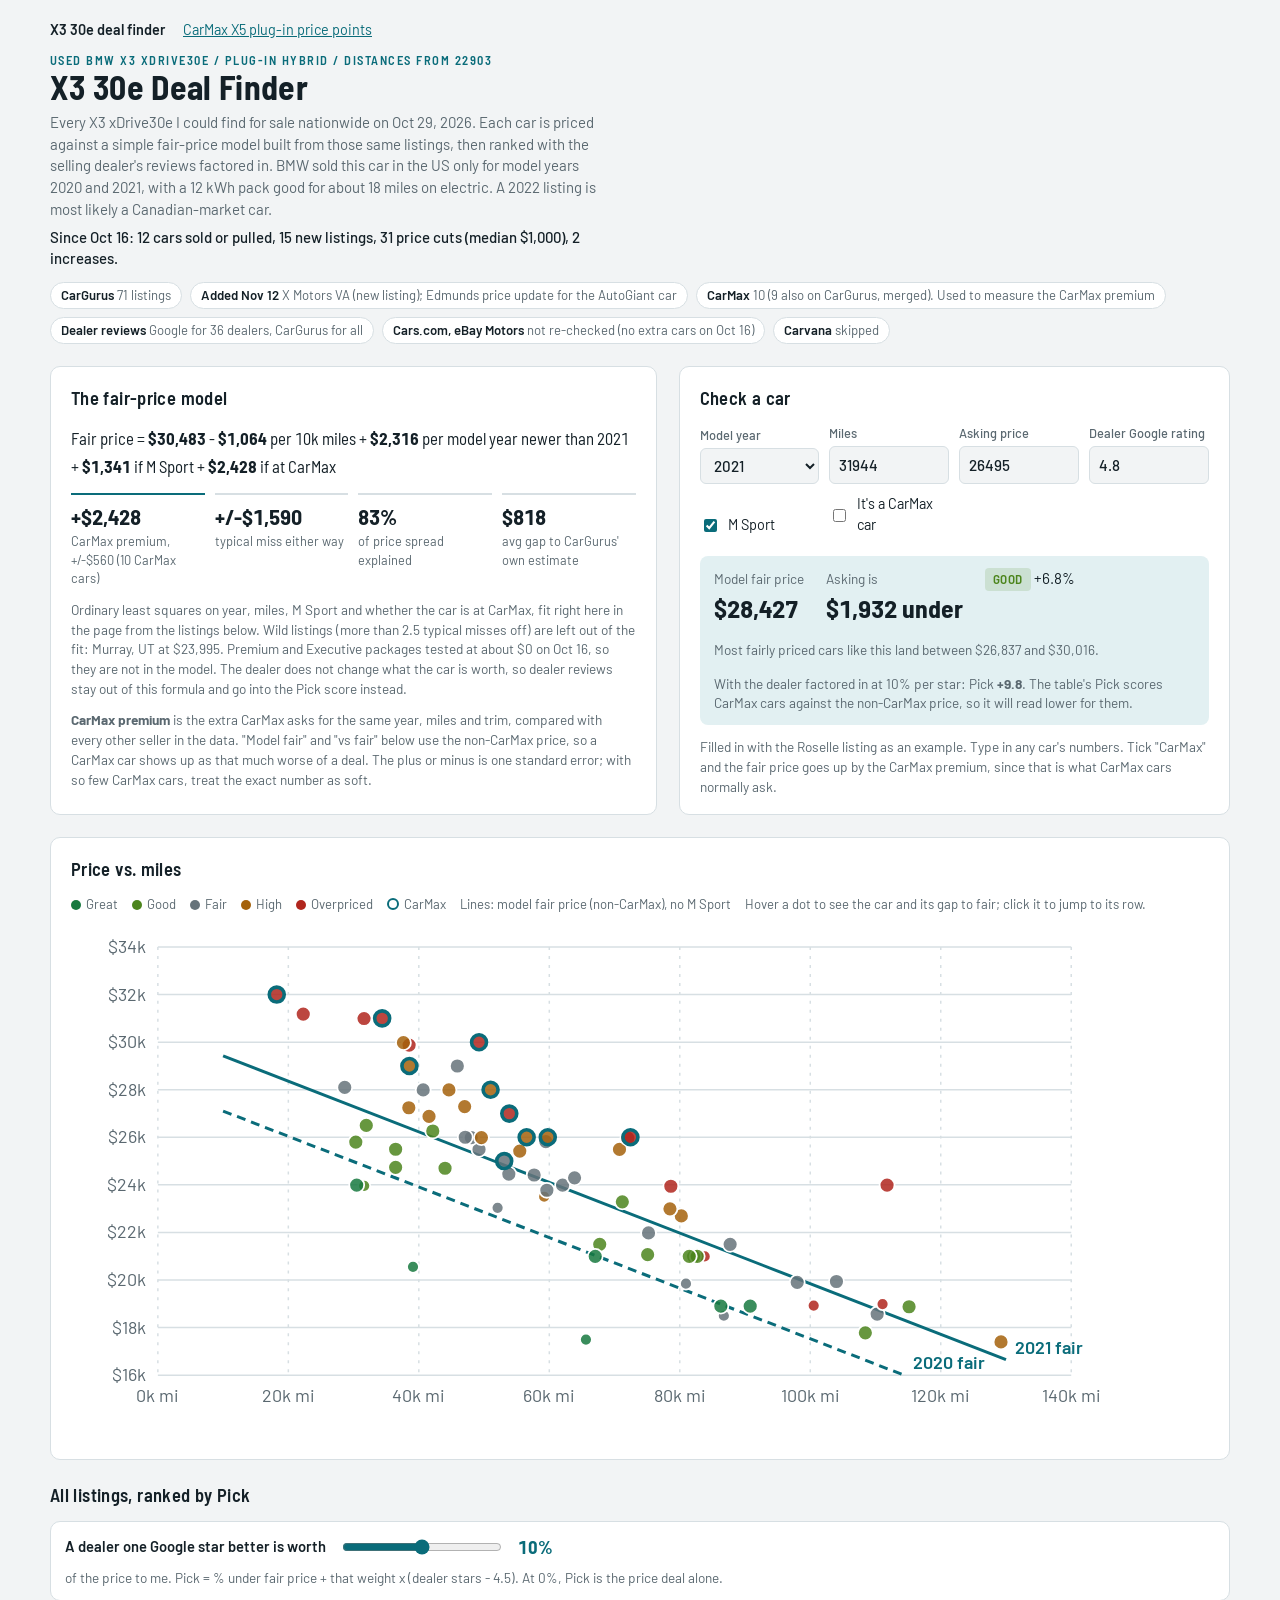
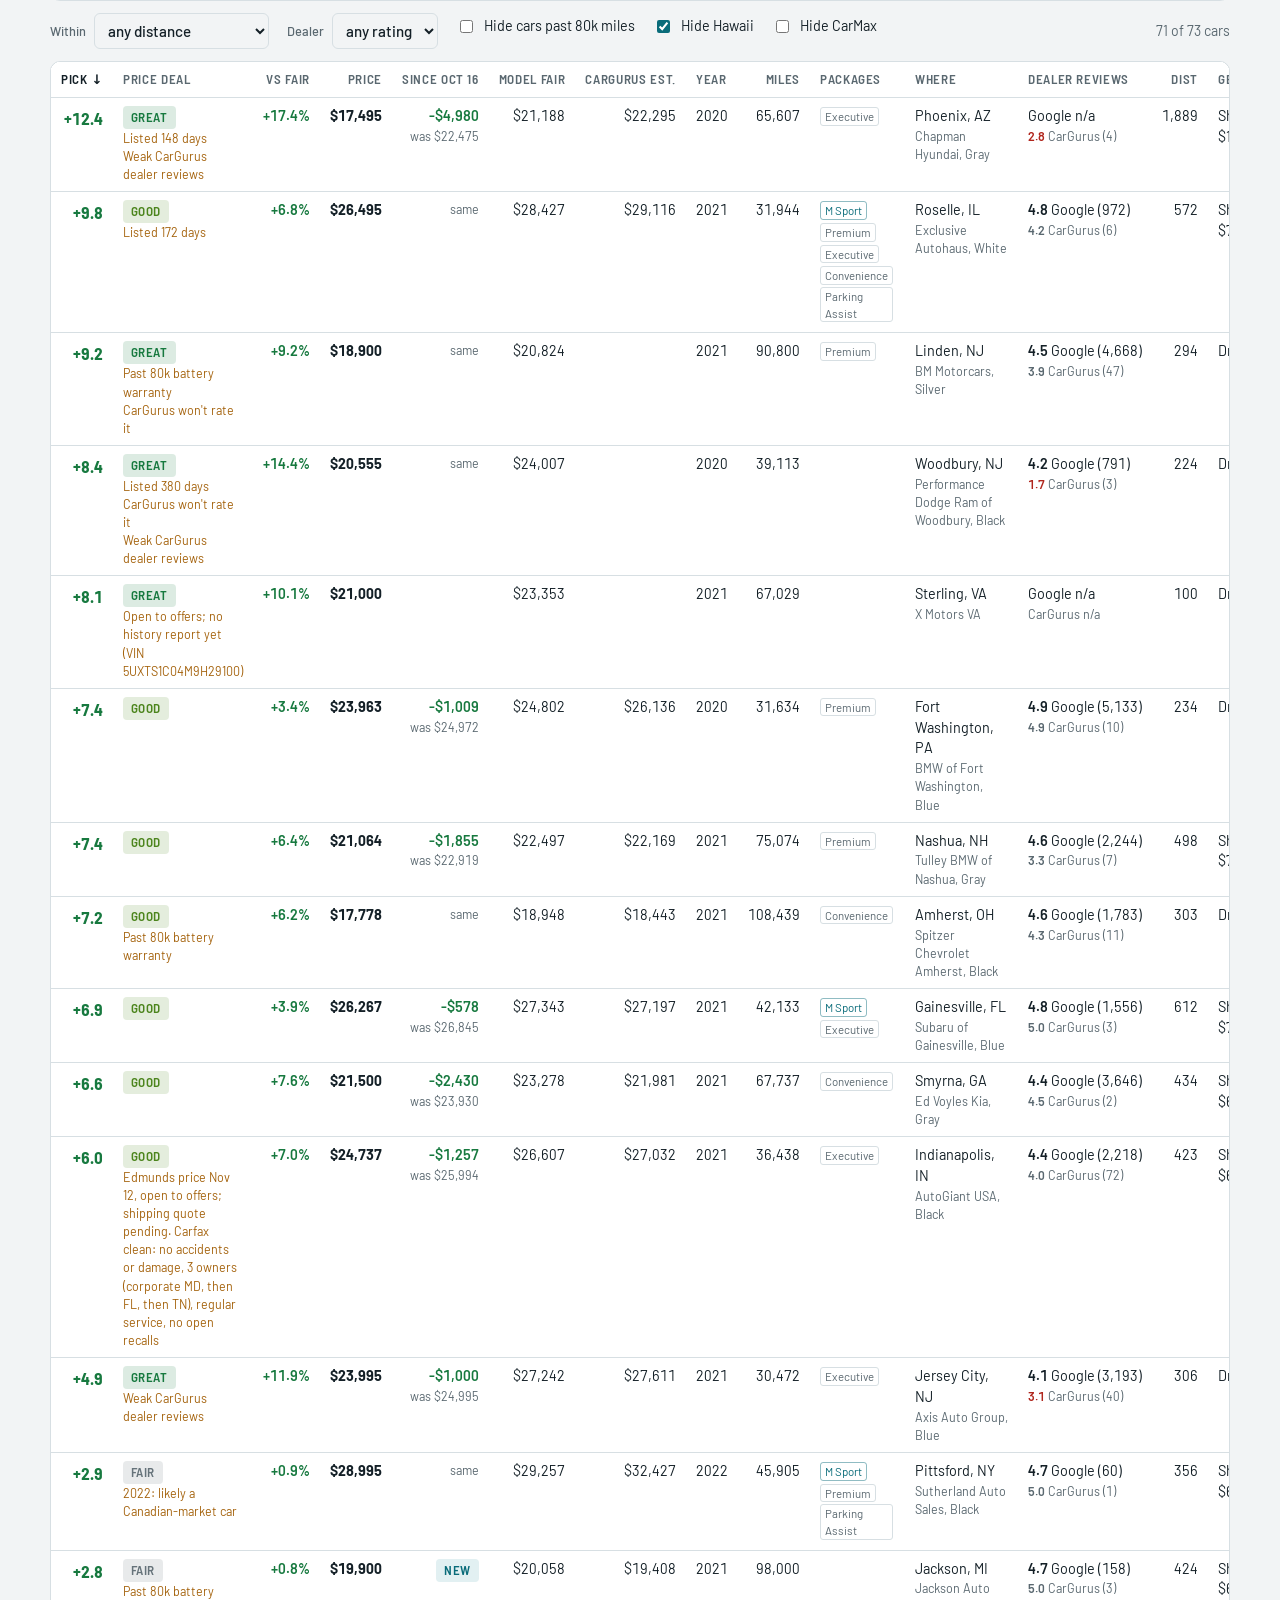
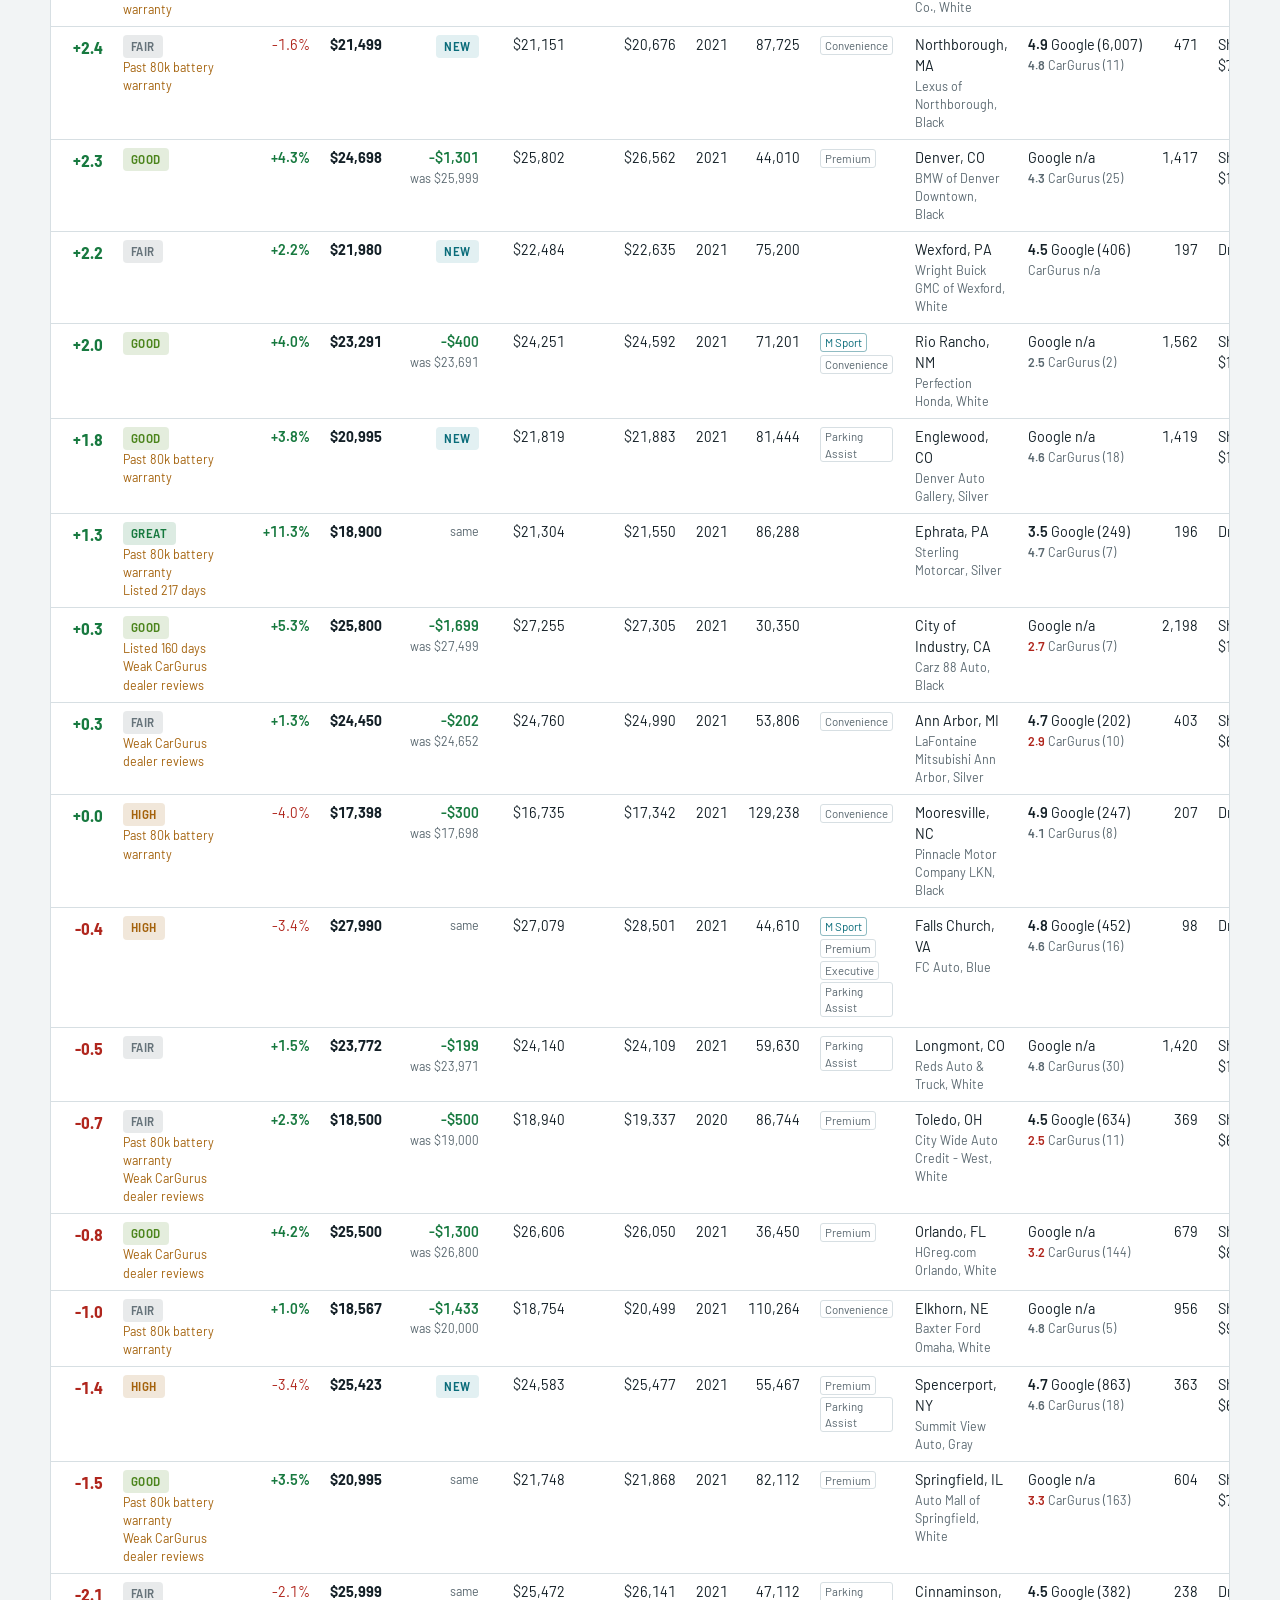
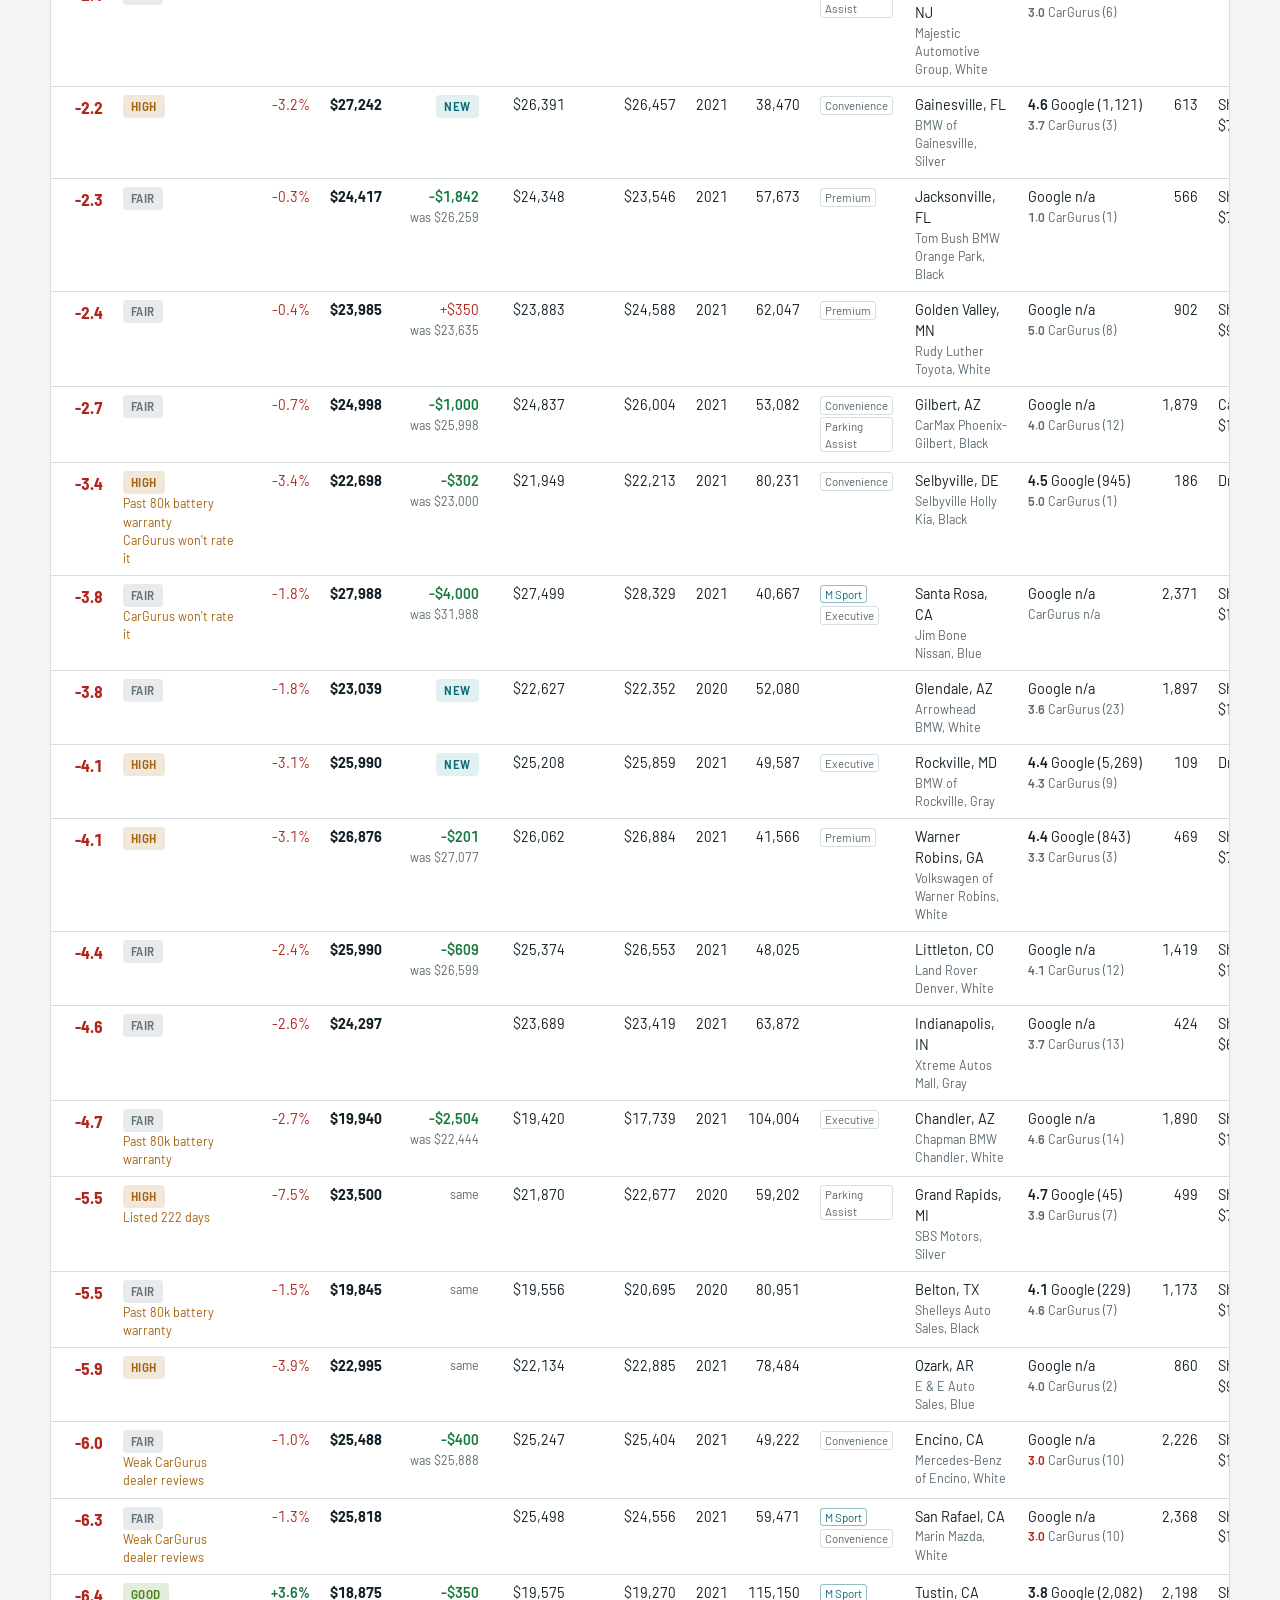
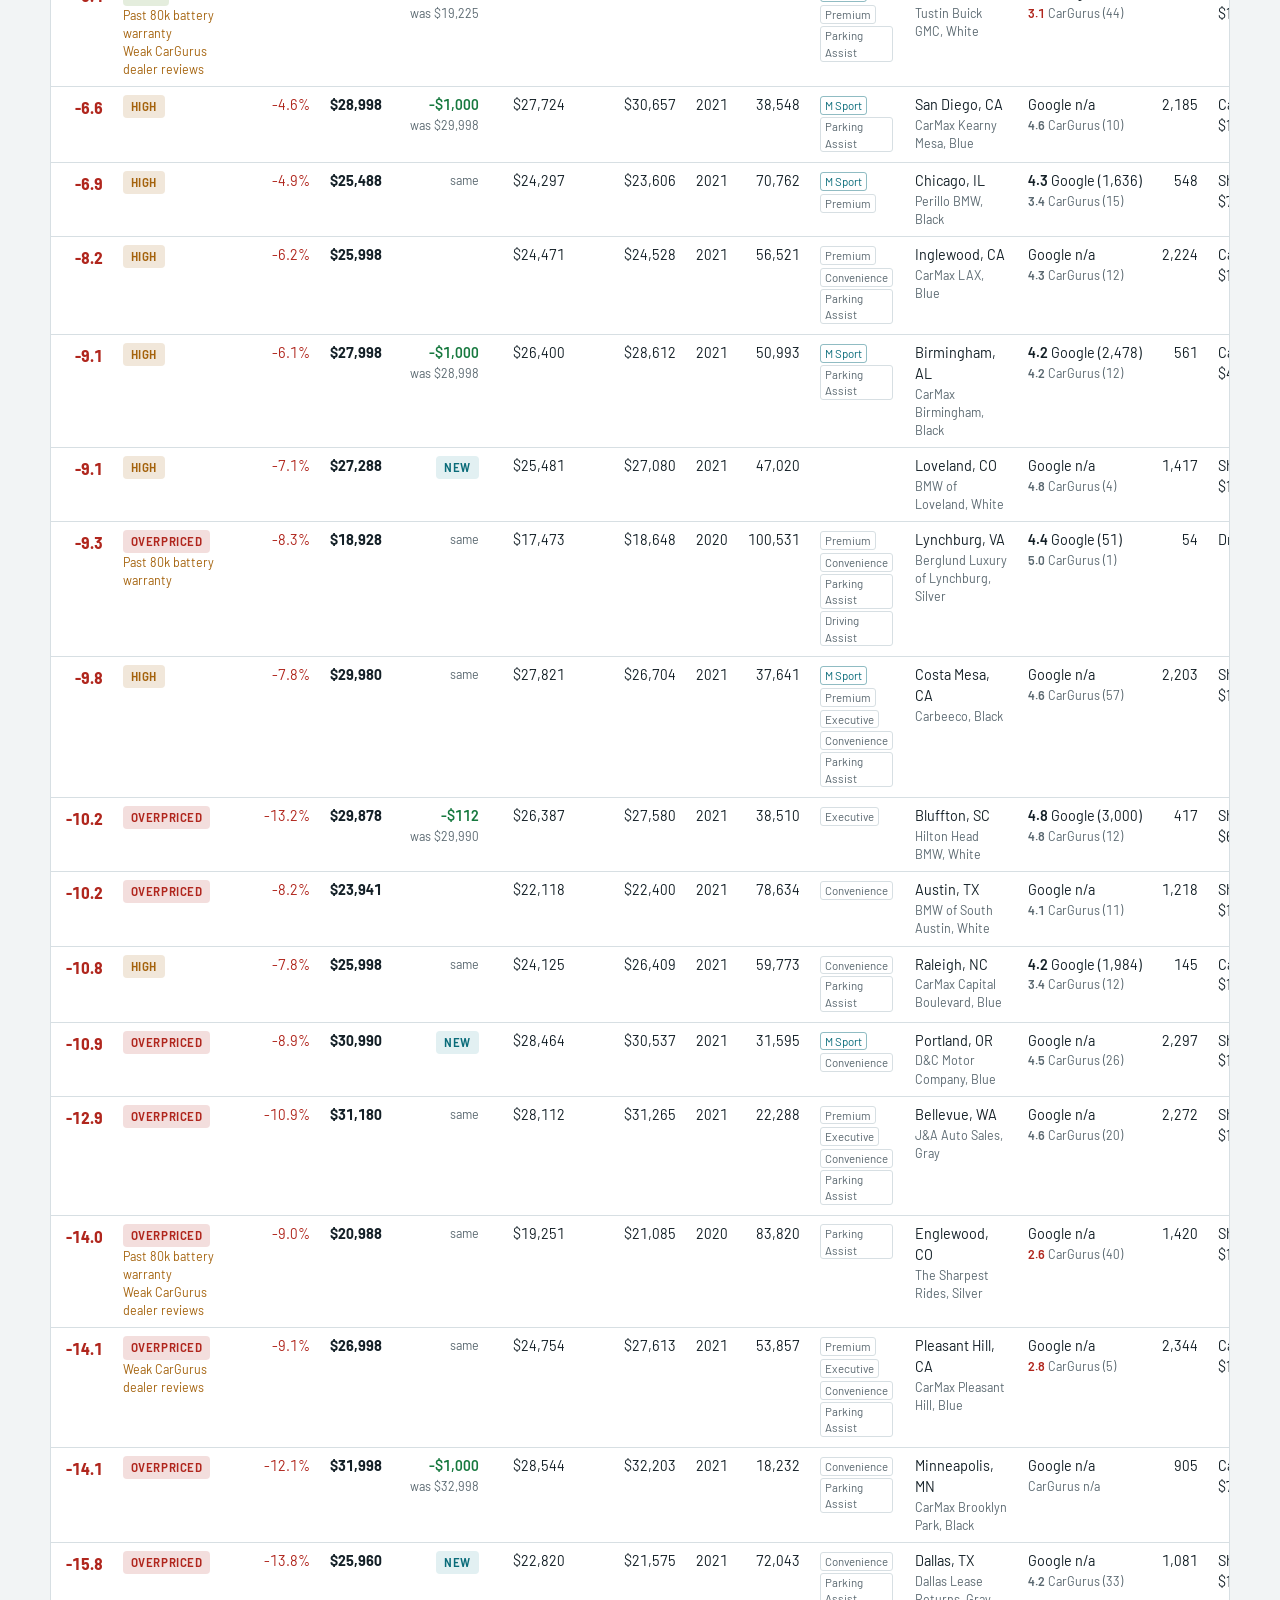
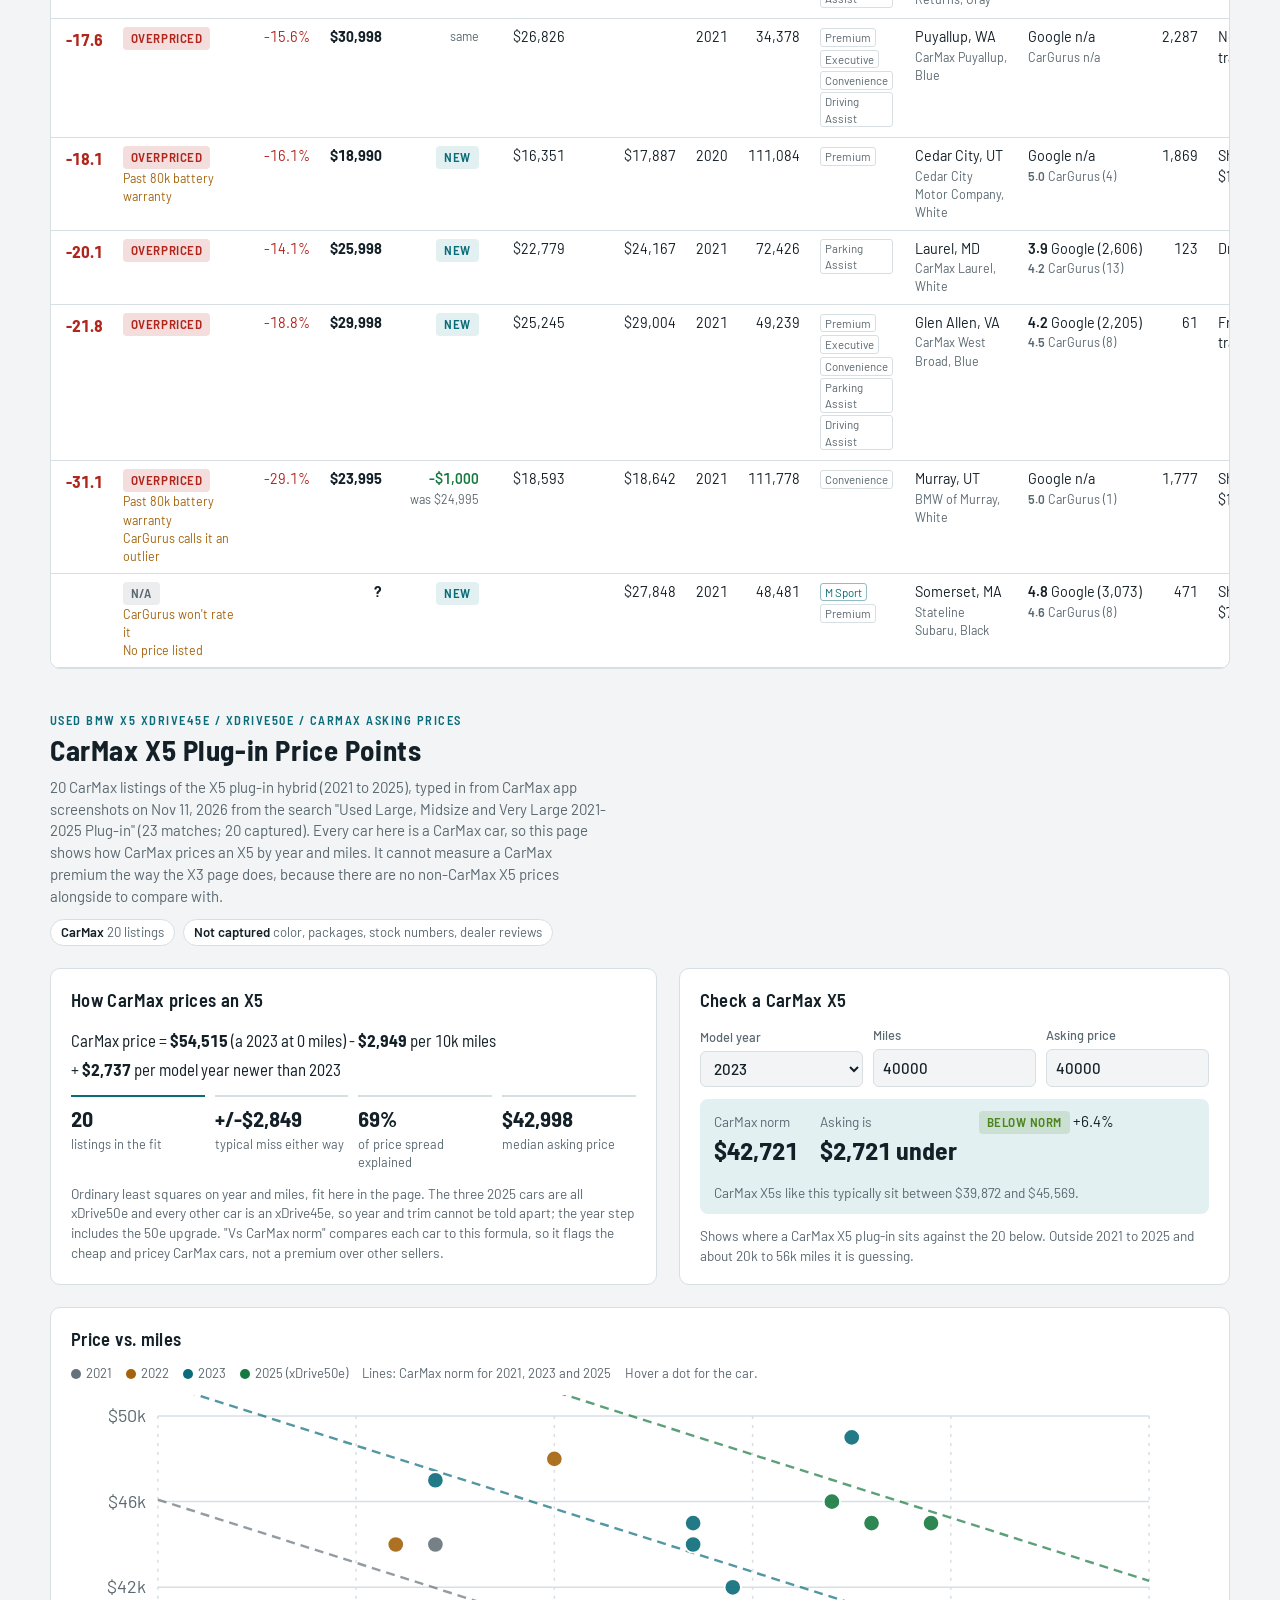
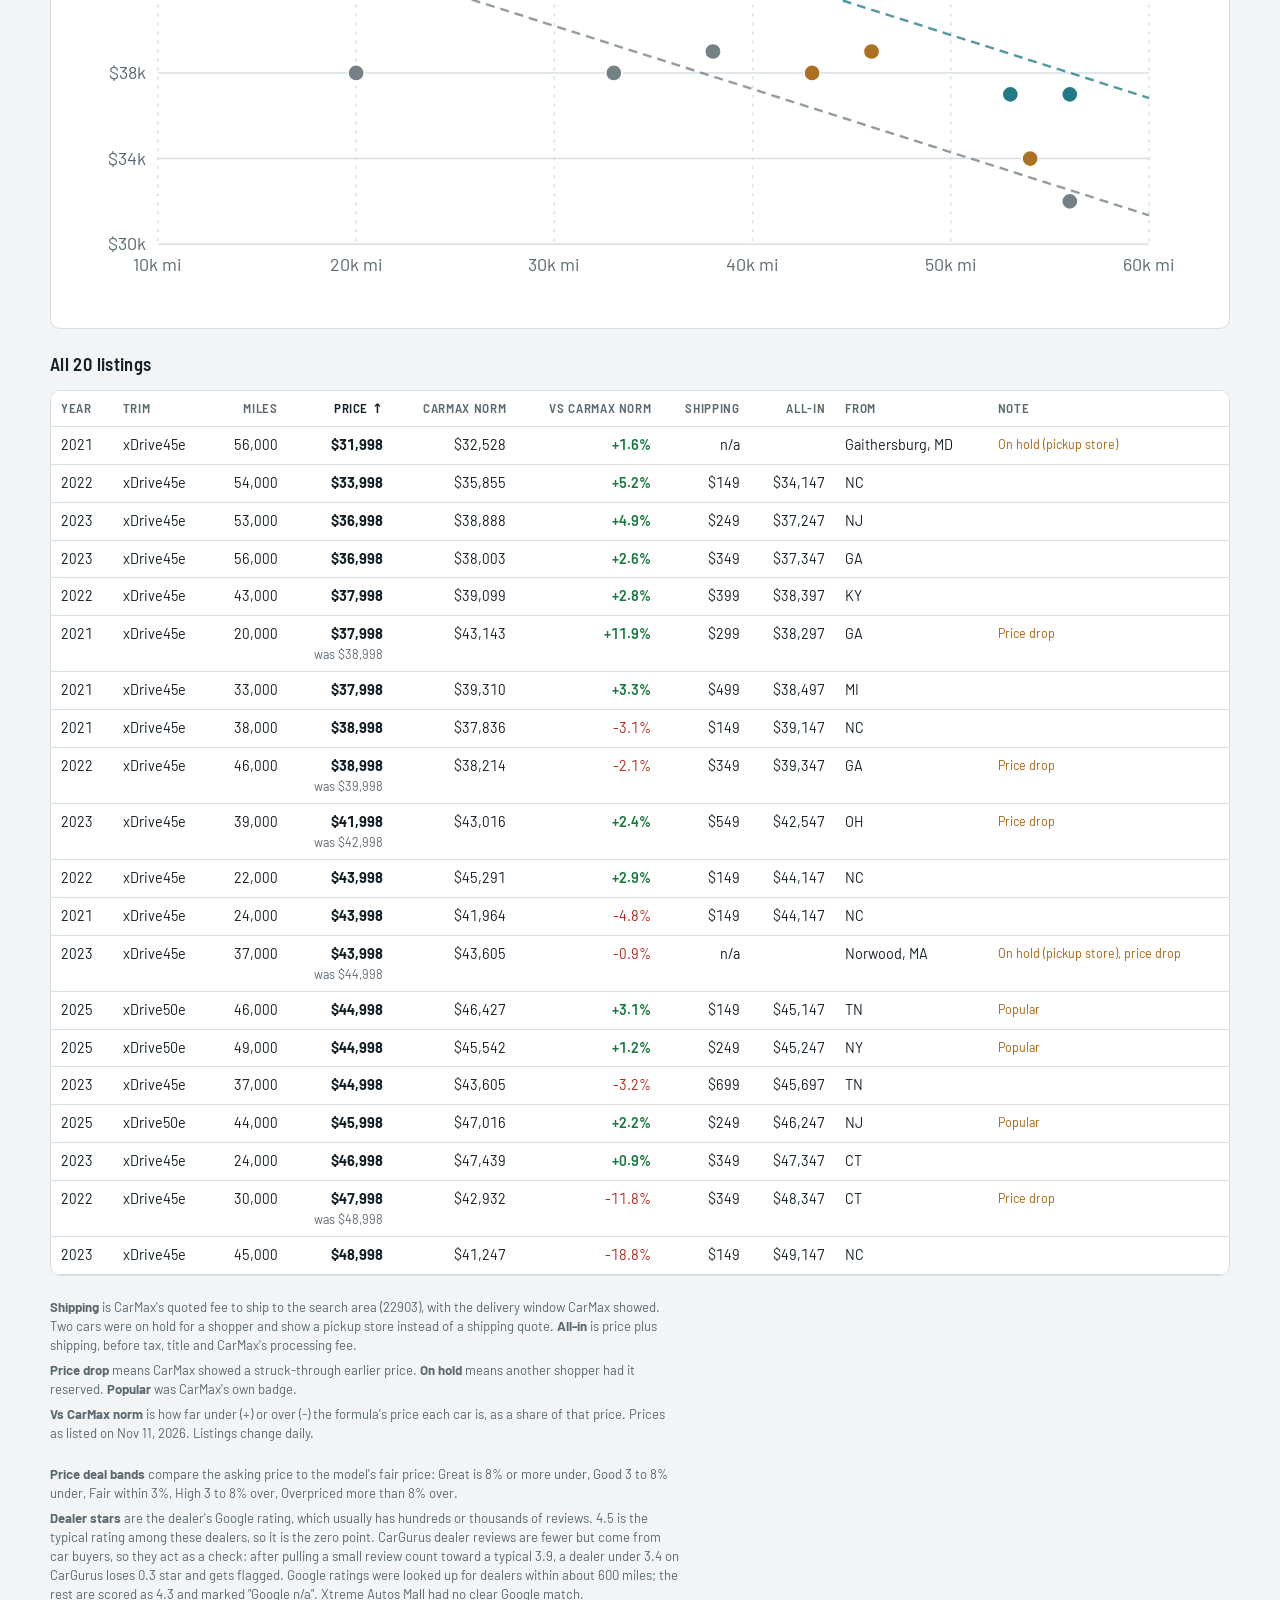
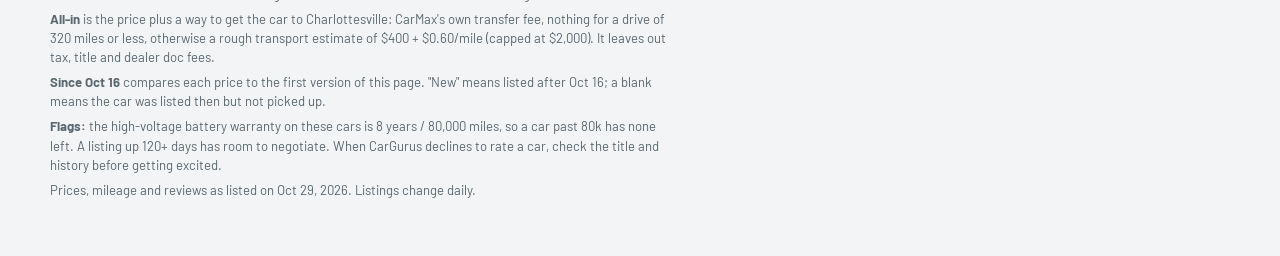
<file: x3-deal-finder/index.html>
<!doctype html>
<html lang="en">
<head>
<meta charset="utf-8">
<meta name="viewport" content="width=device-width, initial-scale=1">
<meta name="robots" content="noindex, nofollow">
<title>X3 30e Deal Finder + CarMax X5</title>
<script>try { const a = localStorage.getItem("vitepress-theme-appearance"); if (a === "dark" || a === "light") document.documentElement.dataset.theme = a; } catch (e) {}</script>
<link rel="preconnect" href="https://fonts.googleapis.com">
<link rel="preconnect" href="https://fonts.gstatic.com" crossorigin>
<link rel="stylesheet" href="https://fonts.googleapis.com/css2?family=Barlow:wght@400;500;600&family=Barlow+Semi+Condensed:wght@500;600;700&display=swap">
<link rel="stylesheet" href="style.css">
</head>
<body>
<div class="wrap">
  <header>
    <nav class="nav"><a href="index.html" aria-current="page">X3 30e deal finder</a><a href="#x5">CarMax X5 plug-in price points</a></nav>
    <div class="eyebrow">Used BMW X3 xDrive30e / plug-in hybrid / distances from 22903</div>
    <h1>X3 30e Deal Finder</h1>
    <p class="sub">Every X3 xDrive30e I could find for sale nationwide on Oct 29, 2026. Each car is priced against a simple fair-price model built from those same listings, then ranked with the selling dealer's reviews factored in. BMW sold this car in the US only for model years 2020 and 2021, with a 12 kWh pack good for about 18 miles on electric. A 2022 listing is most likely a Canadian-market car.</p>
    <p class="sub since" id="since"></p>
    <div class="sources">
      <span class="src"><b>CarGurus</b> 71 listings</span>
      <span class="src"><b>Added Nov 12</b> X Motors VA (new listing); Edmunds price update for the AutoGiant car</span>
      <span class="src"><b>CarMax</b> 10 (9 also on CarGurus, merged). Used to measure the CarMax premium</span>
      <span class="src"><b>Dealer reviews</b> Google for 36 dealers, CarGurus for all</span>
      <span class="src"><b>Cars.com, eBay Motors</b> not re-checked (no extra cars on Oct 16)</span>
      <span class="src"><b>Carvana</b> skipped</span>
    </div>
  </header>

  <section class="grid2">
    <div class="panel" aria-labelledby="model-h">
      <h2 id="model-h">The fair-price model</h2>
      <div class="formula num" id="formula"></div>
      <div class="stats">
        <div class="stat hl"><div class="v num" id="s-prem"></div><div class="l" id="s-prem-l">CarMax premium</div></div>
        <div class="stat"><div class="v num" id="s-rmse"></div><div class="l">typical miss either way</div></div>
        <div class="stat"><div class="v num" id="s-r2"></div><div class="l">of price spread explained</div></div>
        <div class="stat"><div class="v num" id="s-cg"></div><div class="l">avg gap to CarGurus' own estimate</div></div>
      </div>
      <p class="note">Ordinary least squares on year, miles, M Sport and whether the car is at CarMax, fit right here in the page from the listings below. Wild listings (more than 2.5 typical misses off) are left out of the fit: <span id="s-out"></span>. Premium and Executive packages tested at about $0 on Oct 16, so they are not in the model. The dealer does not change what the car is worth, so dealer reviews stay out of this formula and go into the Pick score instead.</p>
      <p class="note"><b>CarMax premium</b> is the extra CarMax asks for the same year, miles and trim, compared with every other seller in the data. "Model fair" and "vs fair" below use the non-CarMax price, so a CarMax car shows up as that much worse of a deal. The plus or minus is one standard error; with so few CarMax cars, treat the exact number as soft.</p>
    </div>

    <div class="panel" aria-labelledby="check-h">
      <h2 id="check-h">Check a car</h2>
      <form class="checker" id="checker" autocomplete="off">
        <label class="f" for="c-year">Model year
          <select id="c-year"><option>2020</option><option selected>2021</option><option>2022</option></select>
        </label>
        <label class="f" for="c-miles">Miles
          <input id="c-miles" type="number" inputmode="numeric" min="0" step="1000" value="31944">
        </label>
        <label class="f" for="c-price">Asking price
          <input id="c-price" type="number" inputmode="numeric" min="0" step="100" value="26495">
        </label>
        <label class="f" for="c-dealer">Dealer Google rating
          <input id="c-dealer" type="number" inputmode="decimal" min="1" max="5" step="0.1" value="4.8">
        </label>
        <label class="cb" for="c-m"><input id="c-m" type="checkbox" checked> M Sport</label>
        <label class="cb" for="c-cm"><input id="c-cm" type="checkbox"> It's a CarMax car</label>
      </form>
      <div class="result" id="c-out" aria-live="polite"></div>
      <p class="note" id="c-note">Filled in with the Roselle listing as an example. Type in any car's numbers. Tick "CarMax" and the fair price goes up by the CarMax premium, since that is what CarMax cars normally ask.</p>
    </div>
  </section>

  <section class="panel" id="chart-panel" aria-labelledby="chart-h">
    <h2 id="chart-h">Price vs. miles</h2>
    <div class="legend" id="legend"></div>
    <div class="chart-box"><svg id="chart" viewBox="0 0 760 340" role="group" aria-label="Scatter plot of asking price against mileage, with model fair-price lines for 2020 and 2021 cars"></svg></div>
    <div class="tip" id="tip" hidden></div>
  </section>

  <section aria-labelledby="list-h" style="display:grid;gap:12px">
    <h2 id="list-h">All listings, ranked by Pick</h2>
    <div class="weight">
      <label for="f-w">A dealer one Google star better is worth</label>
      <input id="f-w" type="range" min="0" max="20" step="1" value="10">
      <span class="wv num" id="f-wv">10%</span>
      <span class="note">of the price to me. Pick = % under fair price + that weight x (dealer stars - 4.5). At 0%, Pick is the price deal alone.</span>
    </div>
    <div class="filters">
      <label class="f" for="f-dist">Within
        <select id="f-dist"><option value="99999">any distance</option><option value="320">320 mi (a day's drive)</option><option value="600">600 mi</option><option value="1000">1,000 mi</option></select>
      </label>
      <label class="f" for="f-dealer">Dealer
        <select id="f-dealer"><option value="0">any rating</option><option value="4.3">4.3+ stars</option><option value="4.5">4.5+ stars</option><option value="4.7">4.7+ stars</option></select>
      </label>
      <label class="cb" for="f-miles"><input id="f-miles" type="checkbox"> Hide cars past 80k miles</label>
      <label class="cb" for="f-hi"><input id="f-hi" type="checkbox" checked> Hide Hawaii</label>
      <label class="cb" for="f-cm"><input id="f-cm" type="checkbox"> Hide CarMax</label>
      <span class="count" id="count"></span>
    </div>
    <div class="table-box">
      <table id="tbl">
        <thead><tr>
          <th class="r" data-k="pick"><button type="button">Pick</button></th>
          <th data-k="verdict"><button type="button">Price deal</button></th>
          <th class="r" data-k="pct"><button type="button">vs fair</button></th>
          <th class="r" data-k="price"><button type="button">Price</button></th>
          <th class="r" data-k="chg"><button type="button">Since Oct 16</button></th>
          <th class="r" data-k="fair"><button type="button">Model fair</button></th>
          <th class="r" data-k="cg"><button type="button">CarGurus est.</button></th>
          <th data-k="y"><button type="button">Year</button></th>
          <th class="r" data-k="mi"><button type="button">Miles</button></th>
          <th data-k="pk"><button type="button">Packages</button></th>
          <th data-k="loc"><button type="button">Where</button></th>
          <th data-k="dstars"><button type="button">Dealer reviews</button></th>
          <th class="r" data-k="dist"><button type="button">Dist</button></th>
          <th data-k="get"><button type="button">Getting it here</button></th>
          <th class="r" data-k="allin"><button type="button">All-in</button></th>
          <th class="r" data-k="dom"><button type="button">Days listed</button></th>
          <th data-k="src"><button type="button">Listing</button></th>
        </tr></thead>
        <tbody></tbody>
      </table>
    </div>
  </section>

<section id="x5" class="x5sec" style="display:grid;gap:22px;margin-top:10px">
<header><div class="eyebrow">Used BMW X5 xDrive45e / xDrive50e / CarMax asking prices</div><h2 style="font-size:1.8rem;font-weight:700">CarMax X5 Plug-in Price Points</h2>
<p class="sub">20 CarMax listings of the X5 plug-in hybrid (2021 to 2025), typed in from CarMax app screenshots on Nov 11, 2026 from the search "Used Large, Midsize and Very Large 2021-2025 Plug-in" (23 matches; 20 captured). Every car here is a CarMax car, so this page shows how CarMax prices an X5 by year and miles. It cannot measure a CarMax premium the way the X3 page does, because there are no non-CarMax X5 prices alongside to compare with.</p>
<div class="sources"><span class="src"><b>CarMax</b> 20 listings</span><span class="src"><b>Not captured</b> color, packages, stock numbers, dealer reviews</span></div></header>
<section class="grid2">
    <div class="panel" aria-labelledby="x5-model-h">
      <h2 id="x5-model-h">How CarMax prices an X5</h2>
      <div class="formula num" id="x5-formula"></div>
      <div class="stats">
        <div class="stat hl"><div class="v num" id="x5-s-n"></div><div class="l">listings in the fit</div></div>
        <div class="stat"><div class="v num" id="x5-s-rmse"></div><div class="l">typical miss either way</div></div>
        <div class="stat"><div class="v num" id="x5-s-r2"></div><div class="l">of price spread explained</div></div>
        <div class="stat"><div class="v num" id="x5-s-med"></div><div class="l">median asking price</div></div>
      </div>
      <p class="note">Ordinary least squares on year and miles, fit here in the page. The three 2025 cars are all xDrive50e and every other car is an xDrive45e, so year and trim cannot be told apart; the year step includes the 50e upgrade. "Vs CarMax norm" compares each car to this formula, so it flags the cheap and pricey CarMax cars, not a premium over other sellers.</p>
    </div>
    <div class="panel" aria-labelledby="x5-check-h">
      <h2 id="x5-check-h">Check a CarMax X5</h2>
      <form class="checker" id="x5-checker" autocomplete="off">
        <label class="f" for="x5-c-year">Model year
          <select id="x5-c-year"><option>2021</option><option>2022</option><option selected>2023</option><option>2024</option><option>2025</option></select>
        </label>
        <label class="f" for="x5-c-miles">Miles
          <input id="x5-c-miles" type="number" inputmode="numeric" min="0" step="1000" value="40000">
        </label>
        <label class="f" for="x5-c-price">Asking price
          <input id="x5-c-price" type="number" inputmode="numeric" min="0" step="100" value="40000">
        </label>
      </form>
      <div class="result" id="x5-c-out" aria-live="polite"></div>
      <p class="note">Shows where a CarMax X5 plug-in sits against the 20 below. Outside 2021 to 2025 and about 20k to 56k miles it is guessing.</p>
    </div>
  </section>

  <section class="panel" id="x5-chart-panel" aria-labelledby="x5-chart-h">
    <h2 id="x5-chart-h">Price vs. miles</h2>
    <div class="legend" id="x5-legend"></div>
    <div class="chart-box"><svg id="x5-chart" viewBox="0 0 760 340" role="group" aria-label="Scatter plot of CarMax X5 plug-in asking price against mileage"></svg></div>
    <div class="tip" id="x5-tip" hidden></div>
  </section>

  <section aria-labelledby="x5-list-h" style="display:grid;gap:12px">
    <h2 id="x5-list-h">All 20 listings</h2>
    <div class="table-box">
      <table id="x5-tbl" class="narrow">
        <thead><tr>
          <th data-k="y"><button type="button">Year</button></th>
          <th data-k="trim"><button type="button">Trim</button></th>
          <th class="r" data-k="mi"><button type="button">Miles</button></th>
          <th class="r" data-k="price"><button type="button">Price</button></th>
          <th class="r" data-k="fair"><button type="button">CarMax norm</button></th>
          <th class="r" data-k="pct"><button type="button">Vs CarMax norm</button></th>
          <th class="r" data-k="ship"><button type="button">Shipping</button></th>
          <th class="r" data-k="allin"><button type="button">All-in</button></th>
          <th data-k="loc"><button type="button">From</button></th>
          <th data-k="note"><button type="button">Note</button></th>
        </tr></thead>
        <tbody></tbody>
      </table>
    </div>
  </section>

  
<div class="foot">
    <p><b>Shipping</b> is CarMax's quoted fee to ship to the search area (22903), with the delivery window CarMax showed. Two cars were on hold for a shopper and show a pickup store instead of a shipping quote. <b>All-in</b> is price plus shipping, before tax, title and CarMax's processing fee.</p>
    <p><b>Price drop</b> means CarMax showed a struck-through earlier price. <b>On hold</b> means another shopper had it reserved. <b>Popular</b> was CarMax's own badge.</p>
    <p><b>Vs CarMax norm</b> is how far under (+) or over (-) the formula's price each car is, as a share of that price. Prices as listed on Nov 11, 2026. Listings change daily.</p>
  </div>
</section>

  <footer class="foot">
    <p><b>Price deal bands</b> compare the asking price to the model's fair price: Great is 8% or more under, Good 3 to 8% under, Fair within 3%, High 3 to 8% over, Overpriced more than 8% over.</p>
    <p><b>Dealer stars</b> are the dealer's Google rating, which usually has hundreds or thousands of reviews. 4.5 is the typical rating among these dealers, so it is the zero point. CarGurus dealer reviews are fewer but come from car buyers, so they act as a check: after pulling a small review count toward a typical 3.9, a dealer under 3.4 on CarGurus loses 0.3 star and gets flagged. Google ratings were looked up for dealers within about 600 miles; the rest are scored as 4.3 and marked "Google n/a". Xtreme Autos Mall had no clear Google match.</p>
    <p><b>All-in</b> is the price plus a way to get the car to Charlottesville: CarMax's own transfer fee, nothing for a drive of 320 miles or less, otherwise a rough transport estimate of $400 + $0.60/mile (capped at $2,000). It leaves out tax, title and dealer doc fees.</p>
    <p><b>Since Oct 16</b> compares each price to the first version of this page. "New" means listed after Oct 16; a blank means the car was listed then but not picked up.</p>
    <p><b>Flags:</b> the high-voltage battery warranty on these cars is 8 years / 80,000 miles, so a car past 80k has none left. A listing up 120+ days has room to negotiate. When CarGurus declines to rate a car, check the title and history before getting excited.</p>
    <p>Prices, mileage and reviews as listed on Oct 29, 2026. Listings change daily.</p>
  </footer>
</div>

<script>
// y, price, CarGurus estimate, miles, location, miles from 22903, CarGurus rating, days listed, color, packages, seller, CarGurus listing id, CarGurus dealer id, price on Oct 16 (null = not seen then), CarMax stock, CarMax transfer fee (-1 = not transferable)
const RAW = [
[2021,17398,17342,129238,"Mooresville, NC",207,"fair",37,"Black","C","Pinnacle Motor Company LKN",459560536,461211,17698],
[2020,17495,22295,65607,"Phoenix, AZ",1889,"great",148,"Gray","E","Chapman Hyundai",449788141,346734,22475],
[2021,17778,18443,108439,"Amherst, OH",303,"good",28,"Black","C","Spitzer Chevrolet Amherst",460462843,204521,17778],
[2020,18500,19337,86744,"Toledo, OH",369,"good",63,"White","P","City Wide Auto Credit - West",457168671,336309,19000],
[2021,18567,20499,110264,"Elkhorn, NE",956,"great",18,"White","C","Baxter Ford Omaha",461348533,279874,20000],
[2021,18875,19270,115150,"Tustin, CA",2198,"fair",37,"White","MPK","Tustin Buick GMC",459509208,47594,19225],
[2021,18900,21550,86288,"Ephrata, PA",196,"great",217,"Silver","","Sterling Motorcar",443477884,352739,18900],
[2021,18900,null,90800,"Linden, NJ",294,"",14,"Silver","P","BM Motorcars",461642978,291271,18900],
[2020,18928,18648,100531,"Lynchburg, VA",54,"fair",33,"Silver","PCKD","Berglund Luxury of Lynchburg",460031945,339819,18928],
[2020,18990,17887,111084,"Cedar City, UT",1869,"high",9,"White","P","Cedar City Motor Company",462053131,376043,null],
[2020,19845,20695,80951,"Belton, TX",1173,"good",50,"Black","","Shelleys Auto Sales",458371480,337830,19845],
[2021,19900,19408,98000,"Jackson, MI",424,"fair",2,"White","","Jackson Auto Co.",462663672,399876,null],
[2021,19940,17739,104004,"Chandler, AZ",1890,"over",26,"White","E","Chapman BMW Chandler",460706066,278717,22444],
[2020,20555,null,39113,"Woodbury, NJ",224,"",380,"Black","","Performance Dodge Ram of Woodbury",429699589,62096,20555],
[2020,20988,21085,83820,"Englewood, CO",1420,"fair",28,"Silver","K","The Sharpest Rides",460399161,278398,20988],
[2021,20995,21868,82112,"Springfield, IL",604,"good",118,"White","P","Auto Mall of Springfield",452582163,374382,20995],
[2021,20995,21866,82674,"Honolulu, HI",4759,"good",19,"Silver","C","Honolulu Volkswagen",461255538,367696,20222],
[2021,20995,21883,81444,"Englewood, CO",1419,"good",6,"Silver","K","Denver Auto Gallery",462333882,451630,null],
[2021,21064,22169,75074,"Nashua, NH",498,"good",28,"Gray","P","Tulley BMW of Nashua",460452729,61893,22919],
[2021,21499,20676,87725,"Northborough, MA",471,"fair",null,"Black","C","Lexus of Northborough",462864781,64134,null],
[2021,21500,21981,67737,"Smyrna, GA",434,"good",35,"Gray","C","Ed Voyles Kia",459799254,296700,23930],
[2021,21980,22635,75200,"Wexford, PA",197,"good",null,"White","","Wright Buick GMC of Wexford",462774943,52152,null],
[2021,22698,22213,80231,"Selbyville, DE",186,"",14,"Black","C","Selbyville Holly Kia",461578155,295334,23000],
[2021,22995,22885,78484,"Ozark, AR",860,"fair",64,"Blue","","E & E Auto Sales",457146778,369132,22995],
[2020,23039,22352,52080,"Glendale, AZ",1897,"fair",5,"White","","Arrowhead BMW",462426223,414626,null],
[2021,23291,24592,71201,"Rio Rancho, NM",1562,"good",70,"White","MC","Perfection Honda",456581986,59097,23691],
[2020,23500,22677,59202,"Grand Rapids, MI",499,"fair",222,"Silver","K","SBS Motors",443014171,460575,23500],
[2021,23772,24109,59630,"Longmont, CO",1420,"fair",64,"White","K","Reds Auto & Truck",457098613,287749,23971],
[2021,23941,22400,78634,"Austin, TX",1218,"high",37,"White","C","BMW of South Austin",459520088,411035,null],
[2020,23963,26136,31634,"Fort Washington, PA",234,"great",28,"Blue","P","BMW of Fort Washington",460368989,295102,24972],
[2021,23985,24588,62047,"Golden Valley, MN",902,"good",30,"White","P","Rudy Luther Toyota",460161019,54474,23635],
[2021,23995,18642,111778,"Murray, UT",1777,"outlier",30,"White","C","BMW of Murray",460217428,63132,24995],
[2021,23995,27611,30472,"Jersey City, NJ",306,"great",25,"Blue","E","Axis Auto Group",460727211,464633,24995],
[2021,24297,23419,63872,"Indianapolis, IN",424,"fair",16,"Gray","","Xtreme Autos Mall",461458333,453965,null],
[2021,24417,23546,57673,"Jacksonville, FL",566,"fair",97,"Black","P","Tom Bush BMW Orange Park",454263726,60471,26259],
[2021,24450,24990,53806,"Ann Arbor, MI",403,"fair",29,"Silver","C","LaFontaine Mitsubishi Ann Arbor",460244323,460413,24652],
[2021,24698,26562,44010,"Denver, CO",1417,"good",16,"Black","P","BMW of Denver Downtown",461415166,60344,25999],
[2021,24998,26004,53082,"Gilbert, AZ",1879,"good",35,"Black","CK","CarMax Phoenix-Gilbert",459711021,278750,25998,70213303,1999],
[2021,25423,25477,55467,"Spencerport, NY",363,"fair",8,"Gray","PK","Summit View Auto",462112110,282828,null],
[2021,25488,25404,49222,"Encino, CA",2226,"fair",22,"White","C","Mercedes-Benz of Encino",460962777,63715,25888],
[2021,25488,23606,70762,"Chicago, IL",548,"high",13,"Black","MP","Perillo BMW",461726485,60788,25488],
[2021,24737,27032,36438,"Indianapolis, IN",423,"good",30,"Black","E","AutoGiant USA",460210152,342789,25994,null,null,"https://www.edmunds.com/bmw/x3/2021/vin/5UXTS1C00M9G18804/","Edmunds","Edmunds price Nov 12, open to offers; shipping quote pending. Carfax clean: no accidents or damage, 3 owners (corporate MD, then FL, then TN), regular service, no open recalls"],
[2021,25500,26050,36450,"Orlando, FL",679,"fair",13,"White","P","HGreg.com Orlando",461689138,413135,26800],
[2021,25800,27305,30350,"City of Industry, CA",2198,"good",160,"Black","","Carz 88 Auto",448752491,460174,27499],
[2021,25818,24556,59471,"San Rafael, CA",2368,"high",53,"White","MC","Marin Mazda",458214576,285232,null],
[2021,25960,21575,72043,"Dallas, TX",1081,"over",13,"Gray","CK","Dallas Lease Returns",461784411,284507,null],
[2021,25990,26553,48025,"Littleton, CO",1419,"fair",23,"White","","Land Rover Denver",460846753,59859,26599],
[2021,25990,25859,49587,"Rockville, MD",109,"fair",1,"Gray","E","BMW of Rockville",462705686,283100,null],
[2021,25998,24528,56521,"Inglewood, CA",2224,"high",75,"Blue","PCK","CarMax LAX",456206177,60201,null,28931684,1999],
[2021,25998,26409,59773,"Raleigh, NC",145,"fair",29,"Blue","CK","CarMax Capital Boulevard",460273252,369877,25998,28621842,149],
[2021,25998,24167,72426,"Laurel, MD",123,"high",1,"White","K","CarMax Laurel",462705130,274987,null,70206848,-1],
[2021,25999,26141,47112,"Cinnaminson, NJ",238,"fair",47,"White","K","Majestic Automotive Group",458667363,280979,25999],
[2021,26267,27197,42133,"Gainesville, FL",612,"good",33,"Blue","ME","Subaru of Gainesville",459984934,275796,26845],
[2021,26495,29116,31944,"Roselle, IL",572,"great",172,"White","MPECK","Exclusive Autohaus",447732137,367068,26495],
[2021,26876,26884,41566,"Warner Robins, GA",469,"fair",42,"White","P","Volkswagen of Warner Robins",459102662,363681,27077],
[2021,26998,27613,53857,"Pleasant Hill, CA",2344,"good",83,"Blue","PECK","CarMax Pleasant Hill",455517458,434531,26998,70159150,1999],
[2021,27242,26457,38470,"Gainesville, FL",613,"fair",11,"Silver","C","BMW of Gainesville",461932000,288469,null],
[2021,27288,27080,47020,"Loveland, CO",1417,"fair",null,"White","","BMW of Loveland",462804760,100624,null],
[2021,27988,28329,40667,"Santa Rosa, CA",2371,"",84,"Blue","ME","Jim Bone Nissan",455363976,64933,31988],
[2021,27990,28501,44610,"Falls Church, VA",98,"fair",23,"Blue","MPEK","FC Auto",460814578,281782,27990],
[2021,27998,28612,50993,"Birmingham, AL",561,"fair",22,"Black","MK","CarMax Birmingham",460924326,270465,28998,70246126,449],
[2021,28094,29306,28649,"Honolulu, HI",4759,"good",43,"Black","MPECK","Honolulu Buick GMC",459008744,414514,28294],
[2022,28995,32427,45905,"Pittsford, NY",356,"great",92,"Black","MPK","Sutherland Auto Sales",454552568,194303,28995],
[2021,28998,30657,38548,"San Diego, CA",2185,"good",82,"Blue","MK","CarMax Kearny Mesa",455613434,279062,29998,70172230,1999],
[2021,29878,27580,38510,"Bluffton, SC",417,"high",32,"White","E","Hilton Head BMW",460082564,291776,29990],
[2021,29980,26704,37641,"Costa Mesa, CA",2203,"over",27,"Black","MPECK","Carbeeco",460543923,447001,29980],
[2021,29998,29004,49239,"Glen Allen, VA",61,"fair",4,"Blue","PECKD","CarMax West Broad",462504292,275159,null,28967399,0],
[2021,30990,30537,31595,"Portland, OR",2297,"fair",null,"Blue","MC","D&C Motor Company",462861903,326751,null],
[2021,30998,null,34378,"Puyallup, WA",2287,"",null,"Blue","PECD","CarMax Puyallup",null,null,30998,70287943,-1],
[2021,31180,31265,22288,"Bellevue, WA",2272,"fair",47,"Gray","PECK","J&A Auto Sales",458716701,439239,31180],
[2021,31998,32203,18232,"Minneapolis, MN",905,"fair",33,"Black","CK","CarMax Brooklyn Park",459931364,370600,32998,29179776,799],
[2021,21000,null,67029,"Sterling, VA",100,"",56,"","","X Motors VA",null,null,null,null,null,"https://www.xmotorsva.com/inventory/bmw/x3/0909261/","X Motors VA","Open to offers; no history report yet (VIN 5UXTS1C04M9H29100)"],
[2021,null,27848,48481,"Somerset, MA",471,"",4,"Black","MP","Stateline Subaru",462514861,67639,null]
];
// Cars on the Oct 16 page that are no longer listed (sold or pulled).
const GONE = 12, SNAP = "Oct 16";

// CarGurus dealer id -> [Google rating, Google review count, CarGurus dealer rating, CarGurus review count]
const DEALER = {
  47594:[3.8,2082,3.14,44], 52152:[4.5,406,null,0], 54474:[null,0,5,8], 59097:[null,0,2.5,2], 59859:[null,0,4.08,12],
  60201:[null,0,4.25,12], 60344:[null,0,4.28,25], 60471:[null,0,1,1], 60788:[4.3,1636,3.4,15], 61893:[4.6,2244,3.29,7],
  62096:[4.2,791,1.67,3], 63132:[null,0,5,1], 63715:[null,0,3,10], 64134:[4.9,6007,4.82,11], 64933:[null,0,null,0],
  67639:[4.8,3073,4.63,8], 100624:[null,0,4.75,4], 194303:[4.7,60,5,1], 204521:[4.6,1783,4.27,11], 270465:[4.2,2478,4.17,12],
  274987:[3.9,2606,4.23,13], 275159:[4.2,2205,4.5,8], 275796:[4.8,1556,5,3], 278398:[null,0,2.6,40], 278717:[null,0,4.64,14],
  278750:[null,0,4,12], 279062:[null,0,4.6,10], 279874:[null,0,4.8,5], 280979:[4.5,382,3,6], 281782:[4.8,452,4.56,16],
  282828:[4.7,863,4.61,18], 283100:[4.4,5269,4.33,9], 284507:[null,0,4.18,33], 285232:[null,0,3,10], 287749:[null,0,4.77,30],
  288469:[4.6,1121,3.67,3], 291271:[4.5,4668,3.89,47], 291776:[4.8,3000,4.83,12], 295102:[4.9,5133,4.9,10], 295334:[4.5,945,5,1],
  296700:[4.4,3646,4.5,2], 326751:[null,0,4.46,26], 336309:[4.5,634,2.55,11], 337830:[4.1,229,4.57,7], 339819:[4.4,51,5,1],
  342789:[4.4,2218,4,72], 346734:[null,0,2.75,4], 352739:[3.5,249,4.71,7], 363681:[4.4,843,3.33,3], 367068:[4.8,972,4.17,6],
  367696:[null,0,3.67,3], 369132:[null,0,4,2], 369877:[4.2,1984,3.42,12], 370600:[null,0,null,0], 374382:[null,0,3.27,163],
  376043:[null,0,5,4], 399876:[4.7,158,5,3], 411035:[null,0,4.09,11], 413135:[null,0,3.22,144], 414514:[null,0,3.92,12],
  414626:[null,0,3.65,23], 434531:[null,0,2.8,5], 439239:[null,0,4.6,20], 447001:[null,0,4.58,57], 451630:[null,0,4.56,18],
  453965:[null,0,3.69,13], 460174:[null,0,2.71,7], 460413:[4.7,202,2.9,10], 460575:[4.7,45,3.86,7], 461211:[4.9,247,4.13,8],
  464633:[4.1,3193,3.08,40]
};
const DEALER_PIVOT = 4.5, NO_GOOGLE = 4.3, CG_PRIOR = 3.9, CG_PRIOR_N = 5, CG_WEAK = 3.4, CG_PENALTY = 0.3;

const PK = { M: "M Sport", P: "Premium", E: "Executive", C: "Convenience", K: "Parking Assist", D: "Driving Assist" };
const VERDICTS = [
  { key: "great", label: "Great", min: 8 },
  { key: "good", label: "Good", min: 3 },
  { key: "fair", label: "Fair", min: -3 },
  { key: "high", label: "High", min: -8 },
  { key: "over", label: "Overpriced", min: -Infinity }
];
const DRIVE_MAX = 320, NEW_DAYS = 13;

const cars = RAW.map((r, i) => ({
  i, y: r[0], price: r[1], cg: r[2], mi: r[3], loc: r[4], dist: r[5], rating: r[6], dom: r[7],
  color: r[8], pk: r[9], seller: r[10], cgId: r[11] || null, spId: r[12] || null, was: r[13] == null ? null : r[13],
  cm: r[14] || null, cmFee: r[15] == null ? null : r[15], url: r[16] || null, srcLabel: r[17] || null, note: r[18] || null, M: r[9].includes("M") ? 1 : 0, CM: r[14] ? 1 : 0
}));

// ---- model: price = b0 + b1*(miles/10k) + b2*(year-2021) + b3*MSport + b4*CarMax ----
const K = 5;
const feat = (y, mi, m, cm) => [1, mi / 10000, y - 2021, m, cm];
// Least squares by Gauss-Jordan on the normal equations. Returns coefficients and (X'X)^-1 for standard errors.
function ols(rows) {
  const A = Array.from({ length: K }, (_, i) => [...Array(K).fill(0), ...Array.from({ length: K }, (_, j) => i === j ? 1 : 0), 0]);
  rows.forEach(c => {
    const x = feat(c.y, c.mi, c.M, c.CM);
    for (let i = 0; i < K; i++) { for (let j = 0; j < K; j++) A[i][j] += x[i] * x[j]; A[i][2 * K] += x[i] * c.price; }
  });
  for (let i = 0; i < K; i++) {
    let p = i;
    for (let r = i + 1; r < K; r++) if (Math.abs(A[r][i]) > Math.abs(A[p][i])) p = r;
    [A[i], A[p]] = [A[p], A[i]];
    const d = A[i][i];
    for (let c = 0; c <= 2 * K; c++) A[i][c] /= d;
    for (let r = 0; r < K; r++) {
      if (r === i) continue;
      const f = A[r][i];
      for (let c = 0; c <= 2 * K; c++) A[r][c] -= f * A[i][c];
    }
  }
  return { b: A.map(row => row[2 * K]), inv: A.map(row => row.slice(K, 2 * K)) };
}
const predict = (b, y, mi, m, cm) => feat(y, mi, m, cm || 0).reduce((s, v, i) => s + v * b[i], 0);
const usable = cars.filter(c => c.mi && c.price);
let fit = ols(usable);
const sdOf = (b, rows) => Math.sqrt(rows.reduce((s, c) => s + (c.price - predict(b, c.y, c.mi, c.M, c.CM)) ** 2, 0) / (rows.length - K));
const sd0 = sdOf(fit.b, usable);
const kept = usable.filter(c => Math.abs(c.price - predict(fit.b, c.y, c.mi, c.M, c.CM)) < 2.5 * sd0);
const dropped = usable.filter(c => !kept.includes(c));
fit = ols(kept);
const B = fit.b;
const RMSE = sdOf(B, kept);
const PREM = B[4], PREM_SE = RMSE * Math.sqrt(fit.inv[4][4]), N_CM = kept.filter(c => c.CM).length;
const mean = kept.reduce((s, c) => s + c.price, 0) / kept.length;
const R2 = 1 - kept.reduce((s, c) => s + (c.price - predict(B, c.y, c.mi, c.M, c.CM)) ** 2, 0) / kept.reduce((s, c) => s + (c.price - mean) ** 2, 0);
const withCg = usable.filter(c => c.cg);
const CG_GAP = withCg.reduce((s, c) => s + Math.abs(predict(B, c.y, c.mi, c.M, c.CM) - c.cg), 0) / withCg.length;

const money = v => v == null ? "" : "$" + Math.round(v).toLocaleString("en-US");
const fmtPct = v => (v >= 0 ? "+" : "-") + Math.abs(v).toFixed(1);
const verdictFor = pct => VERDICTS.find(v => pct >= v.min);
const fW = document.getElementById("f-w");
const weight = () => +fW.value;

cars.forEach(c => {
  if (c.mi && c.price) {
    c.fair = predict(B, c.y, c.mi, c.M, 0); // fair price from non-CarMax sellers, so CarMax cars carry their premium as a worse deal
    c.pct = (c.fair - c.price) / c.fair * 100;
    c.v = verdictFor(c.pct);
  } else { c.fair = null; c.pct = null; c.v = null; }
  c.isNew = c.was == null && (c.dom == null || c.dom <= NEW_DAYS);
  c.chg = c.was == null || c.price == null ? null : c.price - c.was;
  if (c.cm && c.cmFee >= 0) { c.get = c.cmFee ? "CarMax transfer " + money(c.cmFee) : "Free CarMax transfer"; c.getCost = c.cmFee; }
  else if (c.dist <= DRIVE_MAX) { c.get = "Drive " + c.dist + " mi"; c.getCost = 0; }
  else if (c.cm) { c.get = "Not transferable"; c.getCost = null; }
  else if (c.dist > 4000) { c.get = "Ocean freight"; c.getCost = null; }
  else { c.getCost = Math.min(2000, Math.round((400 + 0.6 * c.dist) / 50) * 50); c.get = "Ship, about " + money(c.getCost); }
  c.allin = c.getCost == null || c.price == null ? null : c.price + c.getCost;
  const d = DEALER[c.spId] || [null, 0, null, 0];
  c.gR = d[0]; c.gN = d[1]; c.cR = d[2]; c.cN = d[3];
  const cgShrunk = c.cN ? (c.cN * c.cR + CG_PRIOR_N * CG_PRIOR) / (c.cN + CG_PRIOR_N) : CG_PRIOR;
  c.cgWeak = c.cN > 0 && cgShrunk < CG_WEAK;
  c.dstars = (c.gR == null ? NO_GOOGLE : c.gR) - (c.cgWeak ? CG_PENALTY : 0);
  c.flags = [];
  if (c.y === 2022) c.flags.push("2022: likely a Canadian-market car");
  if (c.mi > 80000) c.flags.push("Past 80k battery warranty");
  if (c.dom >= 120) c.flags.push("Listed " + c.dom + " days");
  if (!c.cm && c.cgId && (c.rating === "" || c.rating === "outlier")) c.flags.push(c.rating === "outlier" ? "CarGurus calls it an outlier" : "CarGurus won't rate it");
  if (c.cgWeak) c.flags.push("Weak CarGurus dealer reviews");
  if (c.note) c.flags.push(c.note);
  if (!c.mi) c.flags.push("No mileage listed");
  if (!c.price) c.flags.push("No price listed");
});
const scorePicks = () => { const w = weight(); cars.forEach(c => { c.pick = c.pct == null ? null : c.pct + w * (c.dstars - DEALER_PIVOT); }); };

// ---- market since the last snapshot ----
(function since() {
  const cuts = cars.filter(c => c.chg < 0).map(c => -c.chg).sort((a, b) => a - b);
  const ups = cars.filter(c => c.chg > 0).length;
  const fresh = cars.filter(c => c.isNew).length;
  const med = cuts.length ? cuts[Math.floor(cuts.length / 2)] : 0;
  document.getElementById("since").textContent = "Since " + SNAP + ": " + GONE + " cars sold or pulled, " + fresh + " new listings, " + cuts.length + " price cuts (median " + money(med) + "), " + ups + " increases.";
})();

// ---- model panel ----
const sign = v => v < 0 ? "- " : "+ ";
document.getElementById("formula").innerHTML =
  '<span class="term">Fair price = <span class="k">' + money(B[0]) + '</span></span> ' +
  '<span class="term">' + sign(B[1]) + '<span class="k">' + money(Math.abs(B[1])) + '</span> per 10k miles</span> ' +
  '<span class="term">' + sign(B[2]) + '<span class="k">' + money(Math.abs(B[2])) + '</span> per model year newer than 2021</span> ' +
  '<span class="term">' + sign(B[3]) + '<span class="k">' + money(Math.abs(B[3])) + '</span> if M Sport</span> ' +
  '<span class="term">' + sign(B[4]) + '<span class="k">' + money(Math.abs(B[4])) + '</span> if at CarMax</span>';
document.getElementById("s-prem").textContent = (PREM >= 0 ? "+" : "-") + money(Math.abs(PREM));
document.getElementById("s-prem-l").textContent = "CarMax premium, +/-" + money(PREM_SE) + " (" + N_CM + " CarMax cars)";
document.getElementById("s-rmse").textContent = "+/-" + money(RMSE);
document.getElementById("s-r2").textContent = Math.round(R2 * 100) + "%";
document.getElementById("s-cg").textContent = money(CG_GAP);
document.getElementById("s-out").textContent = dropped.length ? dropped.map(c => c.loc + " at " + money(c.price)).join("; ") : "none this time";

// ---- deal checker ----
const cIn = ["c-year", "c-miles", "c-price", "c-m", "c-dealer", "c-cm"].map(id => document.getElementById(id));
let touched = false;
function runCheck() {
  const y = +cIn[0].value, mi = +cIn[1].value || 0, price = +cIn[2].value || 0, m = cIn[3].checked ? 1 : 0, cm = cIn[5].checked ? 1 : 0;
  const dr = parseFloat(cIn[4].value);
  const fair = predict(B, y, mi, m, cm);
  const pct = (fair - price) / fair * 100;
  const v = verdictFor(pct);
  const diff = fair - price;
  const out = document.getElementById("c-out");
  const warn = mi > 80000 ? '<div class="note" style="flex-basis:100%">Past 80,000 miles, so the 8-year / 80,000-mile battery warranty is used up.</div>' : "";
  const cmNote = cm ? '<div class="note" style="flex-basis:100%">Fair price includes the ' + money(PREM) + ' CarMax premium. The same car from a non-CarMax seller would be fair at ' + money(fair - PREM) + '.</div>' : "";
  const pick = isNaN(dr) ? "" : '<div class="note" style="flex-basis:100%">With the dealer factored in at ' + weight() + '% per star: Pick <b class="num">' + fmtPct(pct + weight() * (dr - DEALER_PIVOT)) + '</b>. The table\'s Pick scores CarMax cars against the non-CarMax price, so it will read lower for them.</div>';
  out.innerHTML =
    '<div><div class="note">Model fair price</div><div class="big num">' + money(fair) + '</div></div>' +
    '<div><div class="note">Asking is</div><div class="big num">' + money(Math.abs(diff)) + ' ' + (diff >= 0 ? "under" : "over") + '</div></div>' +
    '<div><span class="chip v-' + v.key + '">' + v.label + '</span> <span class="num">' + fmtPct(pct) + '%</span></div>' +
    '<div class="note" style="flex-basis:100%">Most fairly priced cars like this land between ' + money(fair - RMSE) + ' and ' + money(fair + RMSE) + '.</div>' + cmNote + pick + warn;
  if (touched) document.getElementById("c-note").textContent = "";
}
document.getElementById("checker").addEventListener("input", () => { touched = true; runCheck(); });
document.getElementById("checker").addEventListener("submit", e => e.preventDefault());

// ---- chart ----
const VCOL = { great: "var(--great)", good: "var(--good)", fair: "var(--fair)", high: "var(--high)", over: "var(--over)" };
document.getElementById("legend").innerHTML = VERDICTS.map(v => '<span><i style="background:' + VCOL[v.key] + '"></i>' + v.label + '</span>').join("") +
  '<span><i class="ring"></i>CarMax</span><span>Lines: model fair price (non-CarMax), no M Sport</span><span>Hover a dot to see the car and its gap to fair; click it to jump to its row.</span>';
const svg = document.getElementById("chart"), chartPanel = document.getElementById("chart-panel"), tip = document.getElementById("tip");
const W = 760, H = 340, L = 58, R = 92, T = 14, Bm = 40;
const x0 = 0, x1 = 140000, y0 = 16000, y1 = 34000;
const sx = v => L + (v - x0) / (x1 - x0) * (W - L - R);
const sy = v => T + (1 - (v - y0) / (y1 - y0)) * (H - T - Bm);
const clampY = v => Math.max(y0, Math.min(y1, v));
(function drawChart() {
  let s = "";
  for (let v = y0; v <= y1; v += 2000) s += '<line x1="' + L + '" x2="' + (W - R) + '" y1="' + sy(v) + '" y2="' + sy(v) + '" stroke="var(--line)" stroke-width="1"/>' + '<text x="' + (L - 8) + '" y="' + (sy(v) + 4) + '" text-anchor="end">$' + (v / 1000) + 'k</text>';
  for (let v = x0; v <= x1; v += 20000) s += '<line x1="' + sx(v) + '" x2="' + sx(v) + '" y1="' + T + '" y2="' + (H - Bm) + '" stroke="var(--line)" stroke-width="1" stroke-dasharray="2 4"/>' + '<text x="' + sx(v) + '" y="' + (H - Bm + 18) + '" text-anchor="middle">' + (v / 1000) + 'k mi</text>';
  [[2021, "2021"], [2020, "2020"]].forEach(([yr, lab]) => {
    // Stop the line where it leaves the bottom of the plot.
    const xe = Math.min(130000, (y0 - predict(B, yr, 0, 0, 0)) / B[1] * 10000);
    const a = predict(B, yr, 10000, 0, 0), z = predict(B, yr, xe, 0, 0);
    s += '<line x1="' + sx(10000) + '" y1="' + sy(a) + '" x2="' + sx(xe) + '" y2="' + sy(z) + '" stroke="var(--accent)" stroke-width="2" stroke-dasharray="' + (yr === 2020 ? "6 4" : "0") + '"/>';
    s += '<text x="' + (sx(xe) + 6) + '" y="' + (sy(z) - 4) + '" style="fill:var(--accent);font-weight:600">' + lab + ' fair</text>';
  });
  s += '<g id="gap"></g>';
  cars.filter(c => c.v && c.mi <= x1 && c.price >= y0 && c.price <= y1).forEach(c => {
    const r = c.y === 2020 ? 4 : 5;
    s += '<circle class="dot" data-i="' + c.i + '" data-r="' + r + '" tabindex="0" role="button" aria-label="' + c.y + ', ' + money(c.price) + ', ' + c.mi.toLocaleString("en-US") + ' miles, ' + c.loc + ', ' + c.v.label + (c.CM ? ', CarMax' : '') + '" cx="' + sx(c.mi).toFixed(1) + '" cy="' + sy(c.price).toFixed(1) + '" r="' + r + '" fill="' + VCOL[c.v.key] + '" fill-opacity="0.85" stroke="' + (c.CM ? "var(--accent)" : "var(--surface)") + '" stroke-width="' + (c.CM ? 2.4 : 1.2) + '"></circle>';
  });
  s += '<g id="ring" pointer-events="none"></g>';
  svg.innerHTML = s;
})();

// ---- chart hover: enlarge the dot and draw its gap to the model's fair price ----
let onDot = null;
function setOn(i) {
  if (onDot) { onDot.classList.remove("on"); onDot.setAttribute("r", onDot.dataset.r); }
  const gap = document.getElementById("gap");
  gap.innerHTML = "";
  document.getElementById("ring").innerHTML = "";
  onDot = i == null ? null : svg.querySelector('.dot[data-i="' + i + '"]');
  if (!onDot) return;
  const c = cars[i], x = sx(c.mi), yp = sy(c.price), yf = sy(clampY(c.fair));
  onDot.classList.add("on");
  onDot.setAttribute("r", 8);
  gap.innerHTML = '<line x1="' + x + '" x2="' + x + '" y1="' + yp + '" y2="' + yf + '" stroke="var(--ink)" stroke-width="1.5" stroke-dasharray="3 3"/>' +
    '<line x1="' + (x - 8) + '" x2="' + (x + 8) + '" y1="' + yf + '" y2="' + yf + '" stroke="var(--ink)" stroke-width="2"/>';
  document.getElementById("ring").innerHTML = '<circle cx="' + x + '" cy="' + yp + '" r="10" fill="none" stroke="var(--ink)" stroke-width="2"/>';
}
function showTip(i) {
  setOn(i);
  if (!onDot) return;
  const c = cars[i];
  tip.innerHTML = '<b>' + c.y + ', ' + money(c.price) + '</b> <span class="chip v-' + c.v.key + '">' + c.v.label + '</span><br>' +
    money(Math.abs(c.fair - c.price)) + ' (' + Math.abs(c.pct).toFixed(1) + '%) ' + (c.pct >= 0 ? "under" : "over") + ' model fair of ' + money(c.fair) + '<br>' +
    c.mi.toLocaleString("en-US") + ' mi, ' + c.loc + '<br><span class="seller">' + c.seller + '. Click to show in the table.</span>';
  tip.hidden = false;
  const box = chartPanel.getBoundingClientRect(), r = onDot.getBoundingClientRect();
  // Sit beside the dot, not over it, so the gap line to fair stays visible.
  const w = tip.offsetWidth, h = tip.offsetHeight;
  const cx = r.left - box.left + r.width / 2, cy = r.top - box.top + r.height / 2;
  const x = cx + 16 + w <= box.width - 4 ? cx + 16 : Math.max(4, cx - 16 - w);
  tip.style.left = x + "px";
  tip.style.top = Math.max(4, Math.min(box.height - h - 4, cy - h / 2)) + "px";
}
function hideTip() { tip.hidden = true; setOn(null); }
const dotOf = el => el && el.closest ? el.closest(".dot") : null;
svg.addEventListener("mouseover", e => { const d = dotOf(e.target); if (d) showTip(+d.dataset.i); });
svg.addEventListener("mouseout", e => { if (dotOf(e.target) && !dotOf(e.relatedTarget)) hideTip(); });
svg.addEventListener("focusin", e => { const d = dotOf(e.target); if (d) showTip(+d.dataset.i); });
svg.addEventListener("focusout", hideTip);
svg.addEventListener("click", e => { const d = dotOf(e.target); if (d) reveal(+d.dataset.i); });
svg.addEventListener("keydown", e => { const d = dotOf(e.target); if (d && (e.key === "Enter" || e.key === " ")) { e.preventDefault(); reveal(+d.dataset.i); } });

// ---- table ----
const tbody = document.querySelector("#tbl tbody");
const VORDER = { great: 0, good: 1, fair: 2, high: 3, over: 4 };
let sortKey = "pick", sortDir = -1, selected = null;
const fDist = document.getElementById("f-dist"), fDealer = document.getElementById("f-dealer"), fMiles = document.getElementById("f-miles"), fHi = document.getElementById("f-hi"), fCm = document.getElementById("f-cm");
const shown = c => c.dist <= +fDist.value && c.dstars >= +fDealer.value && !(fMiles.checked && c.mi > 80000) && !(fHi.checked && c.dist > 4000) && !(fCm.checked && c.CM);
try {
  const saved = JSON.parse(localStorage.getItem("x3f4") || "null");
  if (saved) { fDist.value = saved.d; fDealer.value = saved.r; fMiles.checked = saved.m; fHi.checked = saved.h; fCm.checked = !!saved.c; fW.value = saved.w; sortKey = saved.k || sortKey; sortDir = saved.s || sortDir; }
} catch (e) {}
const sortVal = (c, k) => {
  if (k === "verdict") return c.v ? VORDER[c.v.key] : 9;
  if (k === "pk") return c.pk.length + (c.M ? 10 : 0);
  if (k === "src") return c.cm ? "CarMax" : c.srcLabel || "CarGurus";
  if (k === "get") return c.getCost == null ? 1e9 : c.getCost;
  return c[k];
};
function dealerCell(c) {
  const g = c.gR == null ? '<span class="dl">Google n/a</span>' : '<span class="dl"><b>' + c.gR.toFixed(1) + '</b> Google (' + c.gN.toLocaleString("en-US") + ')</span>';
  const cg = c.cN ? '<span class="dl seller' + (c.cgWeak ? ' weak' : '') + '"><b>' + c.cR.toFixed(1) + '</b> CarGurus (' + c.cN + ')</span>' : '<span class="dl seller">CarGurus n/a</span>';
  return g + cg;
}
function chgCell(c) {
  if (c.isNew) return '<span class="chip v-new">New</span>';
  if (c.chg == null) return "";
  if (c.chg === 0) return '<span class="seller">same</span>';
  return '<span class="' + (c.chg < 0 ? "pct-pos" : "pct-neg") + '">' + (c.chg < 0 ? "-" : "+") + money(Math.abs(c.chg)) + '</span><span class="seller">was ' + money(c.was) + '</span>';
}
function render() {
  document.getElementById("f-wv").textContent = weight() + "%";
  scorePicks();
  const rows = cars.filter(shown);
  rows.sort((a, b) => {
    const va = sortVal(a, sortKey), vb = sortVal(b, sortKey);
    if (va == null && vb == null) return 0;
    if (va == null) return 1;
    if (vb == null) return -1;
    return (va < vb ? -1 : va > vb ? 1 : 0) * sortDir;
  });
  tbody.innerHTML = rows.map(c => {
    const chip = c.v ? '<span class="chip v-' + c.v.key + '">' + c.v.label + '</span>' : '<span class="chip v-none">n/a</span>';
    const pct = c.pct == null ? "" : '<span class="' + (c.pct >= 0 ? "pct-pos" : "pct-neg") + '">' + fmtPct(c.pct) + '%</span>';
    const pick = c.pick == null ? "" : '<span class="pick ' + (c.pick >= 0 ? "pct-pos" : "pct-neg") + '">' + fmtPct(c.pick) + '</span>';
    const pk = [...c.pk].sort((a, b) => (a === "M" ? -1 : b === "M" ? 1 : 0)).map(p => '<span class="pk' + (p === "M" ? " m" : "") + '">' + PK[p] + '</span>').join("");
    const link = c.url
      ? '<a href="' + c.url + '" target="_blank" rel="noopener">' + c.srcLabel + '</a>'
      : c.cm
      ? '<a href="https://www.carmax.com/car/' + c.cm + '" target="_blank" rel="noopener">CarMax</a>'
      : '<a href="https://www.cargurus.com/details/' + c.cgId + '" target="_blank" rel="noopener">CarGurus</a>';
    const flags = c.flags.map(f => '<span class="flag">' + f + '</span>').join("");
    return '<tr data-i="' + c.i + '"' + (c.i === selected ? ' class="sel"' : '') + '>' +
      '<td class="r num">' + pick + '</td>' +
      '<td>' + chip + flags + '</td>' +
      '<td class="r num">' + pct + '</td>' +
      '<td class="r num"><b>' + (c.price ? money(c.price) : "?") + '</b></td>' +
      '<td class="r num">' + chgCell(c) + '</td>' +
      '<td class="r num">' + money(c.fair) + '</td>' +
      '<td class="r num">' + money(c.cg) + '</td>' +
      '<td class="num">' + c.y + '</td>' +
      '<td class="r num">' + (c.mi ? c.mi.toLocaleString("en-US") : "?") + '</td>' +
      '<td>' + pk + '</td>' +
      '<td>' + c.loc + '<span class="seller">' + c.seller + (c.color ? ', ' + c.color : '') + '</span></td>' +
      '<td class="num">' + dealerCell(c) + '</td>' +
      '<td class="r num">' + c.dist.toLocaleString("en-US") + '</td>' +
      '<td>' + c.get + '</td>' +
      '<td class="r num">' + money(c.allin) + '</td>' +
      '<td class="r num">' + (c.dom == null ? "" : c.dom) + '</td>' +
      '<td>' + link + '</td>' +
      '</tr>';
  }).join("");
  document.getElementById("count").textContent = rows.length + " of " + cars.length + " cars";
  document.querySelectorAll("#tbl th").forEach(th => {
    if (th.dataset.k === sortKey) th.setAttribute("aria-sort", sortDir === 1 ? "ascending" : "descending");
    else th.removeAttribute("aria-sort");
  });
  try { localStorage.setItem("x3f4", JSON.stringify({ d: fDist.value, r: fDealer.value, m: fMiles.checked, h: fHi.checked, c: fCm.checked, w: fW.value, k: sortKey, s: sortDir })); } catch (e) {}
}
document.querySelectorAll("#tbl th").forEach(th => th.querySelector("button").addEventListener("click", () => {
  const k = th.dataset.k;
  if (k === sortKey) sortDir = -sortDir;
  else { sortKey = k; sortDir = (k === "pick" || k === "pct" || k === "y" || k === "dstars") ? -1 : 1; }
  render();
}));
[fDist, fDealer, fMiles, fHi, fCm].forEach(el => el.addEventListener("change", render));
fW.addEventListener("input", () => { render(); runCheck(); });
// Clicking a chart dot loosens any filter hiding that car, then scrolls to and highlights its row.
function reveal(i) {
  const c = cars[i];
  if (!shown(c)) {
    if (c.dist > +fDist.value) fDist.value = "99999";
    if (c.dstars < +fDealer.value) fDealer.value = "0";
    if (c.mi > 80000) fMiles.checked = false;
    if (c.dist > 4000) fHi.checked = false;
    if (c.CM) fCm.checked = false;
  }
  selected = i;
  render();
  tbody.querySelector('tr[data-i="' + i + '"]').scrollIntoView({ behavior: "smooth", block: "center" });
}
tbody.addEventListener("mouseover", e => { const tr = e.target.closest("tr"); if (tr) setOn(+tr.dataset.i); });
tbody.addEventListener("mouseleave", () => setOn(null));
render();
runCheck();
</script>
<script>
(function () {
// year, trim, miles, price, earlier price, shipping, from, status
const RAW = [
[2021,"xDrive45e",56000,31998,null,null,"Gaithersburg, MD","On hold (pickup store)"],
[2021,"xDrive45e",38000,38998,null,149,"NC",""],
[2022,"xDrive45e",54000,33998,null,149,"NC",""],
[2022,"xDrive45e",22000,43998,null,149,"NC",""],
[2021,"xDrive45e",24000,43998,null,149,"NC",""],
[2023,"xDrive45e",53000,36998,null,249,"NJ",""],
[2025,"xDrive50e",46000,44998,null,149,"TN","Popular"],
[2023,"xDrive45e",39000,41998,42998,549,"OH","Price drop"],
[2025,"xDrive50e",44000,45998,null,249,"NJ","Popular"],
[2023,"xDrive45e",45000,48998,null,149,"NC",""],
[2022,"xDrive45e",43000,37998,null,399,"KY",""],
[2023,"xDrive45e",24000,46998,null,349,"CT",""],
[2025,"xDrive50e",49000,44998,null,249,"NY","Popular"],
[2022,"xDrive45e",30000,47998,48998,349,"CT","Price drop"],
[2023,"xDrive45e",56000,36998,null,349,"GA",""],
[2022,"xDrive45e",46000,38998,39998,349,"GA","Price drop"],
[2021,"xDrive45e",20000,37998,38998,299,"GA","Price drop"],
[2023,"xDrive45e",37000,43998,44998,null,"Norwood, MA","On hold (pickup store), price drop"],
[2021,"xDrive45e",33000,37998,null,499,"MI",""],
[2023,"xDrive45e",37000,44998,null,699,"TN",""]
];
const cars = RAW.map((r, i) => ({ i, y: r[0], trim: r[1], mi: r[2], price: r[3], was: r[4], ship: r[5], loc: r[6], note: r[7] }));
const money = v => v == null ? "" : "$" + Math.round(v).toLocaleString("en-US");
const fmtPct = v => (v >= 0 ? "+" : "-") + Math.abs(v).toFixed(1);
const K = 3, feat = (y, mi) => [1, mi / 10000, y - 2023];
function ols(rows) {
  const A = Array.from({ length: K }, () => Array(K + 1).fill(0));
  rows.forEach(c => { const x = feat(c.y, c.mi); for (let i = 0; i < K; i++) { for (let j = 0; j < K; j++) A[i][j] += x[i] * x[j]; A[i][K] += x[i] * c.price; } });
  for (let i = 0; i < K; i++) {
    let p = i; for (let r = i + 1; r < K; r++) if (Math.abs(A[r][i]) > Math.abs(A[p][i])) p = r;
    [A[i], A[p]] = [A[p], A[i]];
    for (let r = 0; r < K; r++) { if (r === i) continue; const f = A[r][i] / A[i][i]; for (let c = i; c <= K; c++) A[r][c] -= f * A[i][c]; }
  }
  return A.map((row, i) => row[K] / row[i]);
}
const predict = (b, y, mi) => feat(y, mi).reduce((s, v, i) => s + v * b[i], 0);
const B = ols(cars);
const rmse = Math.sqrt(cars.reduce((s, c) => s + (c.price - predict(B, c.y, c.mi)) ** 2, 0) / (cars.length - K));
const mean = cars.reduce((s, c) => s + c.price, 0) / cars.length;
const R2 = 1 - cars.reduce((s, c) => s + (c.price - predict(B, c.y, c.mi)) ** 2, 0) / cars.reduce((s, c) => s + (c.price - mean) ** 2, 0);
const sorted = cars.map(c => c.price).sort((a, b) => a - b);
const median = (sorted[9] + sorted[10]) / 2;
const VERDICTS = [{ key: "great", label: "Cheap for CarMax", min: 8 }, { key: "good", label: "Below norm", min: 3 }, { key: "fair", label: "At norm", min: -3 }, { key: "high", label: "Above norm", min: -8 }, { key: "over", label: "Pricey for CarMax", min: -Infinity }];
const verdictFor = p => VERDICTS.find(v => p >= v.min);
cars.forEach(c => { c.fair = predict(B, c.y, c.mi); c.pct = (c.fair - c.price) / c.fair * 100; c.v = verdictFor(c.pct); c.allin = c.ship == null ? null : c.price + c.ship; });

const sign = v => v < 0 ? "- " : "+ ";
document.getElementById("x5-formula").innerHTML =
  '<span class="term">CarMax price = <span class="k">' + money(B[0]) + '</span> (a 2023 at 0 miles)</span> ' +
  '<span class="term">' + sign(B[1]) + '<span class="k">' + money(Math.abs(B[1])) + '</span> per 10k miles</span> ' +
  '<span class="term">' + sign(B[2]) + '<span class="k">' + money(Math.abs(B[2])) + '</span> per model year newer than 2023</span>';
document.getElementById("x5-s-n").textContent = cars.length;
document.getElementById("x5-s-rmse").textContent = "+/-" + money(rmse);
document.getElementById("x5-s-r2").textContent = Math.round(R2 * 100) + "%";
document.getElementById("x5-s-med").textContent = money(median);

function runCheck() {
  const y = +document.getElementById("x5-c-year").value, mi = +document.getElementById("x5-c-miles").value || 0, price = +document.getElementById("x5-c-price").value || 0;
  const fair = predict(B, y, mi), pct = (fair - price) / fair * 100, v = verdictFor(pct), diff = fair - price;
  document.getElementById("x5-c-out").innerHTML =
    '<div><div class="note">CarMax norm</div><div class="big num">' + money(fair) + '</div></div>' +
    '<div><div class="note">Asking is</div><div class="big num">' + money(Math.abs(diff)) + ' ' + (diff >= 0 ? "under" : "over") + '</div></div>' +
    '<div><span class="chip v-' + v.key + '">' + v.label + '</span> <span class="num">' + fmtPct(pct) + '%</span></div>' +
    '<div class="note" style="flex-basis:100%">CarMax X5s like this typically sit between ' + money(fair - rmse) + ' and ' + money(fair + rmse) + '.</div>';
}
document.getElementById("x5-checker").addEventListener("input", runCheck);
document.getElementById("x5-checker").addEventListener("submit", e => e.preventDefault());
runCheck();

// ---- chart ----
const YCOL = { 2021: "var(--fair)", 2022: "var(--high)", 2023: "var(--accent)", 2025: "var(--great)" };
document.getElementById("x5-legend").innerHTML = [2021, 2022, 2023, 2025].map(y => '<span><i style="background:' + YCOL[y] + '"></i>' + y + (y === 2025 ? " (xDrive50e)" : "") + '</span>').join("") + '<span>Lines: CarMax norm for 2021, 2023 and 2025</span><span>Hover a dot for the car.</span>';
const svg = document.getElementById("x5-chart"), panel = document.getElementById("x5-chart-panel"), tip = document.getElementById("x5-tip");
const W = 760, H = 340, L = 58, R = 40, T = 14, Bm = 40, x0 = 10000, x1 = 60000, y0 = 30000, y1 = 50000;
const sx = v => L + (v - x0) / (x1 - x0) * (W - L - R), sy = v => T + (1 - (v - y0) / (y1 - y0)) * (H - T - Bm);
(function draw() {
  let s = "";
  for (let v = y0; v <= y1; v += 4000) s += '<line x1="' + L + '" x2="' + (W - R) + '" y1="' + sy(v) + '" y2="' + sy(v) + '" stroke="var(--line)"/><text x="' + (L - 8) + '" y="' + (sy(v) + 4) + '" text-anchor="end">$' + (v / 1000) + 'k</text>';
  for (let v = x0; v <= x1; v += 10000) s += '<line x1="' + sx(v) + '" x2="' + sx(v) + '" y1="' + T + '" y2="' + (H - Bm) + '" stroke="var(--line)" stroke-dasharray="2 4"/><text x="' + sx(v) + '" y="' + (H - Bm + 18) + '" text-anchor="middle">' + (v / 1000) + 'k mi</text>';
  [2021, 2023, 2025].forEach(yr => {
    const a = predict(B, yr, x0), z = predict(B, yr, x1);
    s += '<line x1="' + sx(x0) + '" y1="' + sy(a) + '" x2="' + sx(x1) + '" y2="' + sy(z) + '" stroke="' + YCOL[yr] + '" stroke-width="1.6" stroke-dasharray="6 4" opacity="0.7"/>';
  });
  cars.forEach(c => { s += '<circle class="dot" data-i="' + c.i + '" tabindex="0" aria-label="' + c.y + ' ' + c.trim + ', ' + money(c.price) + ', ' + c.mi.toLocaleString("en-US") + ' miles, ' + c.loc + '" cx="' + sx(c.mi) + '" cy="' + sy(c.price) + '" r="5.5" fill="' + YCOL[c.y] + '" fill-opacity="0.9" stroke="var(--surface)" stroke-width="1.2"></circle>'; });
  svg.innerHTML = s;
})();
function showTip(el) {
  const c = cars[+el.dataset.i];
  tip.innerHTML = '<b>' + c.y + ' ' + c.trim + ', ' + money(c.price) + '</b><br>' + c.mi.toLocaleString("en-US") + ' mi, from ' + c.loc + '<br>' + fmtPct(c.pct) + '% vs CarMax norm of ' + money(c.fair) + (c.note ? '<br><span class="seller">' + c.note + '</span>' : '');
  tip.hidden = false;
  const box = panel.getBoundingClientRect(), r = el.getBoundingClientRect(), w = tip.offsetWidth, h = tip.offsetHeight;
  const cx = r.left - box.left + r.width / 2, cy = r.top - box.top + r.height / 2;
  tip.style.left = (cx + 14 + w <= box.width - 4 ? cx + 14 : Math.max(4, cx - 14 - w)) + "px";
  tip.style.top = Math.max(4, Math.min(box.height - h - 4, cy - h / 2)) + "px";
}
const dotOf = e => e && e.closest ? e.closest(".dot") : null;
svg.addEventListener("mouseover", e => { const d = dotOf(e.target); if (d) showTip(d); });
svg.addEventListener("mouseout", e => { if (dotOf(e.target) && !dotOf(e.relatedTarget)) tip.hidden = true; });
svg.addEventListener("focusin", e => { const d = dotOf(e.target); if (d) showTip(d); });
svg.addEventListener("focusout", () => { tip.hidden = true; });

// ---- table ----
const tbody = document.querySelector("#x5-tbl tbody");
let sortKey = "price", sortDir = 1;
function render() {
  const rows = [...cars].sort((a, b) => { const va = a[sortKey], vb = b[sortKey]; if (va == null) return 1; if (vb == null) return -1; return (va < vb ? -1 : va > vb ? 1 : 0) * sortDir; });
  tbody.innerHTML = rows.map(c =>
    '<tr><td class="num">' + c.y + '</td><td>' + c.trim + '</td><td class="r num">' + c.mi.toLocaleString("en-US") + '</td>' +
    '<td class="r num"><b>' + money(c.price) + '</b>' + (c.was ? '<span class="seller">was ' + money(c.was) + '</span>' : '') + '</td>' +
    '<td class="r num">' + money(c.fair) + '</td>' +
    '<td class="r num"><span class="' + (c.pct >= 0 ? "pct-pos" : "pct-neg") + '">' + fmtPct(c.pct) + '%</span></td>' +
    '<td class="r num">' + (c.ship == null ? "n/a" : money(c.ship)) + '</td><td class="r num">' + money(c.allin) + '</td>' +
    '<td>' + c.loc + '</td><td>' + (c.note ? '<span class="flag">' + c.note + '</span>' : "") + '</td></tr>').join("");
  document.querySelectorAll("#x5-tbl th").forEach(th => { if (th.dataset.k === sortKey) th.setAttribute("aria-sort", sortDir === 1 ? "ascending" : "descending"); else th.removeAttribute("aria-sort"); });
}
document.querySelectorAll("#x5-tbl th").forEach(th => th.querySelector("button").addEventListener("click", () => {
  const k = th.dataset.k; if (k === sortKey) sortDir = -sortDir; else { sortKey = k; sortDir = k === "pct" ? -1 : 1; } render();
}));
render();
})();
</script>
</body>
</html>
</file>
<file: x3-deal-finder/style.css>
/* Shared styles for the X3 30e deal finder and the CarMax X5 price points page. */
:root {
  color-scheme: light;
  --bg: #f2f4f5; --surface: #ffffff; --ink: #142027; --muted: #5a6870; --line: #d7dfe3;
  --accent: #0a6c7a; --accent-soft: #e2f0f2;
  --great: #17793f; --good: #4c851d; --fair: #66737a; --high: #a4620c; --over: #b0261d;
  --display: "Barlow Semi Condensed", "Arial Narrow", system-ui, sans-serif;
  --body: "Barlow", system-ui, -apple-system, "Segoe UI", sans-serif;
}
@media (prefers-color-scheme: dark) {
  :root:not([data-theme="light"]) {
    --bg: #0f1518; --surface: #162026; --ink: #e4ebee; --muted: #93a2aa; --line: #26343b;
    --accent: #43bfd0; --accent-soft: #15323a;
    --great: #4fc77d; --good: #a2d05c; --fair: #9aa7ae; --high: #e5aa4c; --over: #f2735f;
    color-scheme: dark;
  }
}
:root[data-theme="dark"] {
  --bg: #0f1518; --surface: #162026; --ink: #e4ebee; --muted: #93a2aa; --line: #26343b;
  --accent: #43bfd0; --accent-soft: #15323a;
  --great: #4fc77d; --good: #a2d05c; --fair: #9aa7ae; --high: #e5aa4c; --over: #f2735f;
  color-scheme: dark;
}
body { margin: 0; background: var(--bg); color: var(--ink); font-family: var(--body); font-size: 15px; line-height: 1.45; }
.wrap { max-width: 1180px; margin: 0 auto; padding-block: 20px 56px; padding-left: max(16px, env(safe-area-inset-left, 0px)); padding-right: max(16px, env(safe-area-inset-right, 0px)); display: grid; gap: 22px; }
h1, h2 { font-family: var(--display); text-wrap: balance; margin: 0; }
h1 { font-size: 2.1rem; font-weight: 700; letter-spacing: 0.01em; line-height: 1.1; }
h2 { font-size: 1.15rem; font-weight: 600; letter-spacing: 0.02em; }
.back { font-size: 0.88rem; text-decoration: none; }
.eyebrow { font-family: var(--display); text-transform: uppercase; letter-spacing: 0.12em; font-size: 0.78rem; font-weight: 600; color: var(--accent); margin-top: 10px; }
.sub { color: var(--muted); max-width: 70ch; margin: 6px 0 0; }
.since { color: var(--ink); font-weight: 500; }
.sources { display: flex; flex-wrap: wrap; gap: 8px; margin-top: 12px; }
.src { font-size: 0.82rem; border: 1px solid var(--line); border-radius: 999px; padding: 3px 10px; color: var(--muted); background: var(--surface); }
.src b { color: var(--ink); font-weight: 600; }
.num { font-variant-numeric: tabular-nums; }
.grid2 { display: grid; grid-template-columns: 1.1fr 1fr; gap: 22px; }
@media (max-width: 820px) { .grid2 { grid-template-columns: 1fr; } }
.panel { background: var(--surface); border: 1px solid var(--line); border-radius: 10px; padding: 18px 20px; min-width: 0; display: grid; gap: 12px; align-content: start; }
.formula { font-family: var(--display); font-size: 1.05rem; line-height: 1.7; }
.formula .term { white-space: nowrap; }
.formula .k { font-weight: 700; }
.stats { display: grid; grid-template-columns: repeat(auto-fit, minmax(120px, 1fr)); gap: 10px; }
.stat { border-top: 2px solid var(--line); padding-top: 6px; }
.stat.hl { border-top-color: var(--accent); }
.stat .v { font-family: var(--display); font-size: 1.35rem; font-weight: 700; }
.stat .l { font-size: 0.8rem; color: var(--muted); }
.note { font-size: 0.85rem; color: var(--muted); margin: 0; }
.checker { display: grid; grid-template-columns: repeat(auto-fit, minmax(118px, 1fr)); gap: 10px; align-items: end; }
label.f { display: grid; gap: 4px; font-size: 0.8rem; color: var(--muted); font-weight: 500; }
input, select { font: inherit; font-size: 0.95rem; color: var(--ink); background: var(--bg); border: 1px solid var(--line); border-radius: 6px; padding: 7px 9px; min-width: 0; width: 100%; box-sizing: border-box; }
input[type=checkbox] { width: auto; accent-color: var(--accent); }
input[type=range] { accent-color: var(--accent); padding: 0; border: 0; background: transparent; }
.cb { display: flex; gap: 8px; align-items: center; font-size: 0.9rem; color: var(--ink); padding-bottom: 8px; }
input:focus-visible, select:focus-visible, button:focus-visible, a:focus-visible { outline: 2px solid var(--accent); outline-offset: 2px; }
.result { display: flex; flex-wrap: wrap; gap: 14px 22px; align-items: baseline; padding: 12px 14px; border-radius: 8px; background: var(--accent-soft); }
.result .big { font-family: var(--display); font-size: 1.6rem; font-weight: 700; }
.chip { display: inline-block; font-family: var(--display); font-weight: 600; font-size: 0.82rem; letter-spacing: 0.04em; text-transform: uppercase; padding: 2px 8px; border-radius: 4px; white-space: nowrap; }
.v-great { color: var(--great); background: color-mix(in srgb, var(--great) 15%, transparent); }
.v-good { color: var(--good); background: color-mix(in srgb, var(--good) 15%, transparent); }
.v-fair { color: var(--fair); background: color-mix(in srgb, var(--fair) 15%, transparent); }
.v-high { color: var(--high); background: color-mix(in srgb, var(--high) 15%, transparent); }
.v-over { color: var(--over); background: color-mix(in srgb, var(--over) 15%, transparent); }
.v-none { color: var(--muted); background: color-mix(in srgb, var(--muted) 12%, transparent); }
.v-new { color: var(--accent); background: var(--accent-soft); }
.chart-box { overflow-x: auto; }
#chart-panel, #x5-chart-panel { position: relative; }
.chart-box .dot { cursor: pointer; outline: none; }
.chart-box .dot.on { stroke: var(--ink); stroke-width: 2; fill-opacity: 1; }
.tip { position: absolute; z-index: 2; pointer-events: none; background: var(--surface); border: 1px solid var(--line); border-radius: 8px; padding: 8px 10px; font-size: 0.82rem; line-height: 1.4; box-shadow: 0 4px 14px rgb(0 0 0 / 0.18); white-space: nowrap; }
.tip b { font-family: var(--display); font-size: 0.98rem; }
tr.sel td { background: color-mix(in srgb, var(--accent) 14%, transparent); }
tr.sel td:first-child { box-shadow: inset 3px 0 0 var(--accent); }
svg text { font-family: var(--body); fill: var(--muted); font-size: 12px; }
.legend { display: flex; flex-wrap: wrap; gap: 6px 14px; font-size: 0.82rem; color: var(--muted); }
.legend i { display: inline-block; width: 10px; height: 10px; border-radius: 50%; margin-right: 5px; vertical-align: -1px; }
.legend i.ring { background: transparent; border: 2px solid var(--accent); width: 8px; height: 8px; }
.filters { display: flex; flex-wrap: wrap; gap: 10px 18px; align-items: center; }
.filters label.f { grid-auto-flow: column; align-items: center; gap: 8px; }
.filters select { width: auto; }
.weight { display: flex; flex-wrap: wrap; gap: 8px 14px; align-items: center; padding: 12px 14px; border: 1px solid var(--line); border-radius: 10px; background: var(--surface); }
.weight label { font-weight: 600; font-size: 0.92rem; }
.weight input[type=range] { width: 160px; }
.weight .wv { font-family: var(--display); font-weight: 700; font-size: 1.15rem; color: var(--accent); min-width: 3.2em; }
.weight .note { flex-basis: 100%; }
.count { margin-left: auto; color: var(--muted); font-size: 0.88rem; }
.table-box { overflow-x: auto; border: 1px solid var(--line); border-radius: 10px; background: var(--surface); }
table { border-collapse: collapse; width: 100%; min-width: 1320px; font-size: 0.9rem; }
table.narrow { min-width: 760px; }
th, td { padding: 8px 10px; text-align: left; border-bottom: 1px solid var(--line); vertical-align: top; }
th { font-family: var(--display); font-weight: 600; font-size: 0.82rem; letter-spacing: 0.05em; text-transform: uppercase; color: var(--muted); background: var(--surface); position: sticky; top: 0; white-space: nowrap; }
th button { all: unset; cursor: pointer; }
th button:hover, th[aria-sort] button { color: var(--ink); }
th[aria-sort="ascending"] button::after { content: " \2191"; }
th[aria-sort="descending"] button::after { content: " \2193"; }
td.r, th.r { text-align: right; }
tbody tr:hover { background: color-mix(in srgb, var(--accent) 6%, transparent); }
.pct-pos { color: var(--great); font-weight: 600; }
.pct-neg { color: var(--over); }
.pick { font-family: var(--display); font-size: 1.05rem; font-weight: 700; }
.pk { display: inline-block; font-size: 0.72rem; border: 1px solid var(--line); border-radius: 3px; padding: 0 4px; margin: 0 2px 2px 0; color: var(--muted); }
.pk.m { color: var(--accent); border-color: color-mix(in srgb, var(--accent) 45%, transparent); }
.flag { display: block; font-size: 0.78rem; color: var(--high); }
.seller { display: block; font-size: 0.78rem; color: var(--muted); }
.dl { display: block; white-space: nowrap; }
.dl b { font-weight: 600; }
.dl.weak b { color: var(--over); }
a { color: var(--accent); }
.nav { display: flex; gap: 18px; flex-wrap: wrap; font-size: 0.9rem; }
.nav a[aria-current] { color: var(--ink); font-weight: 600; text-decoration: none; }
.callout { border-left: 3px solid var(--accent); background: var(--accent-soft); padding: 10px 14px; border-radius: 0 8px 8px 0; font-size: 0.9rem; max-width: 90ch; }
.foot { font-size: 0.82rem; color: var(--muted); display: grid; gap: 6px; max-width: 90ch; }
.foot p { margin: 0; }
</file>
